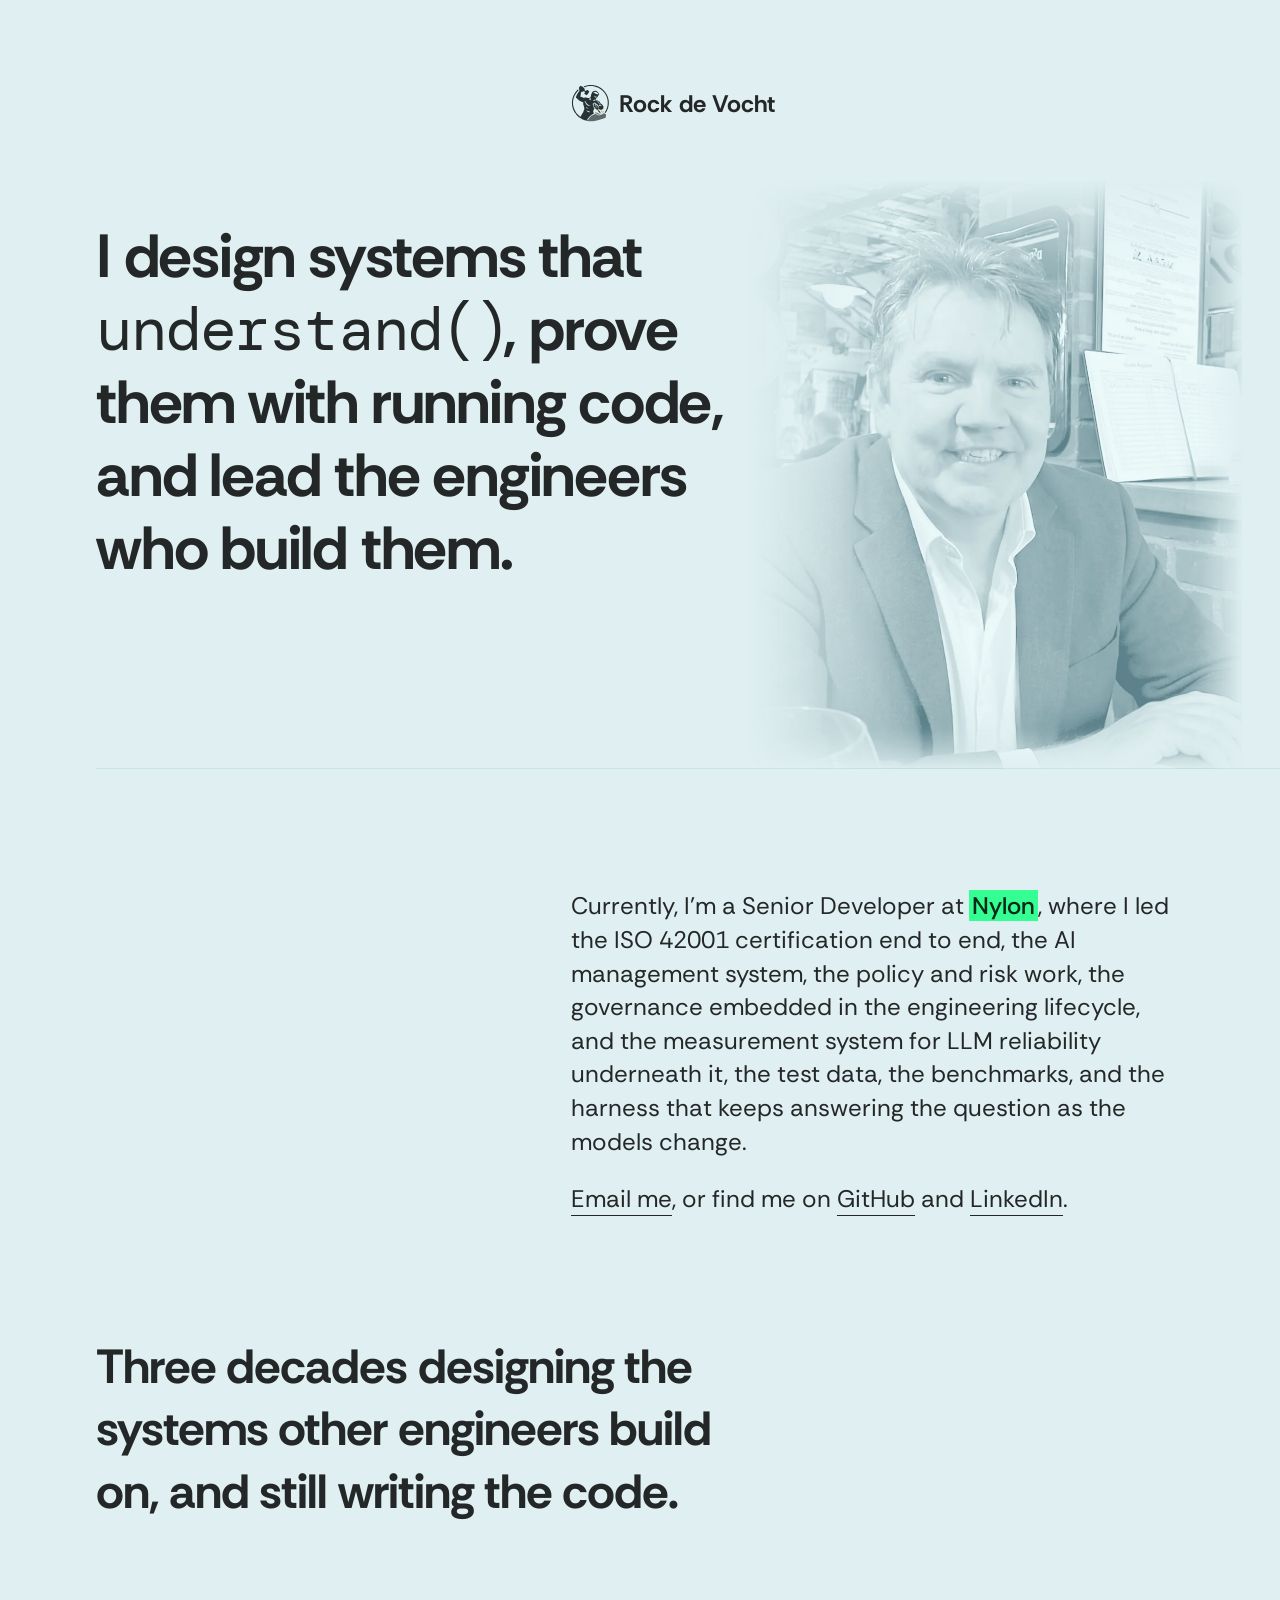
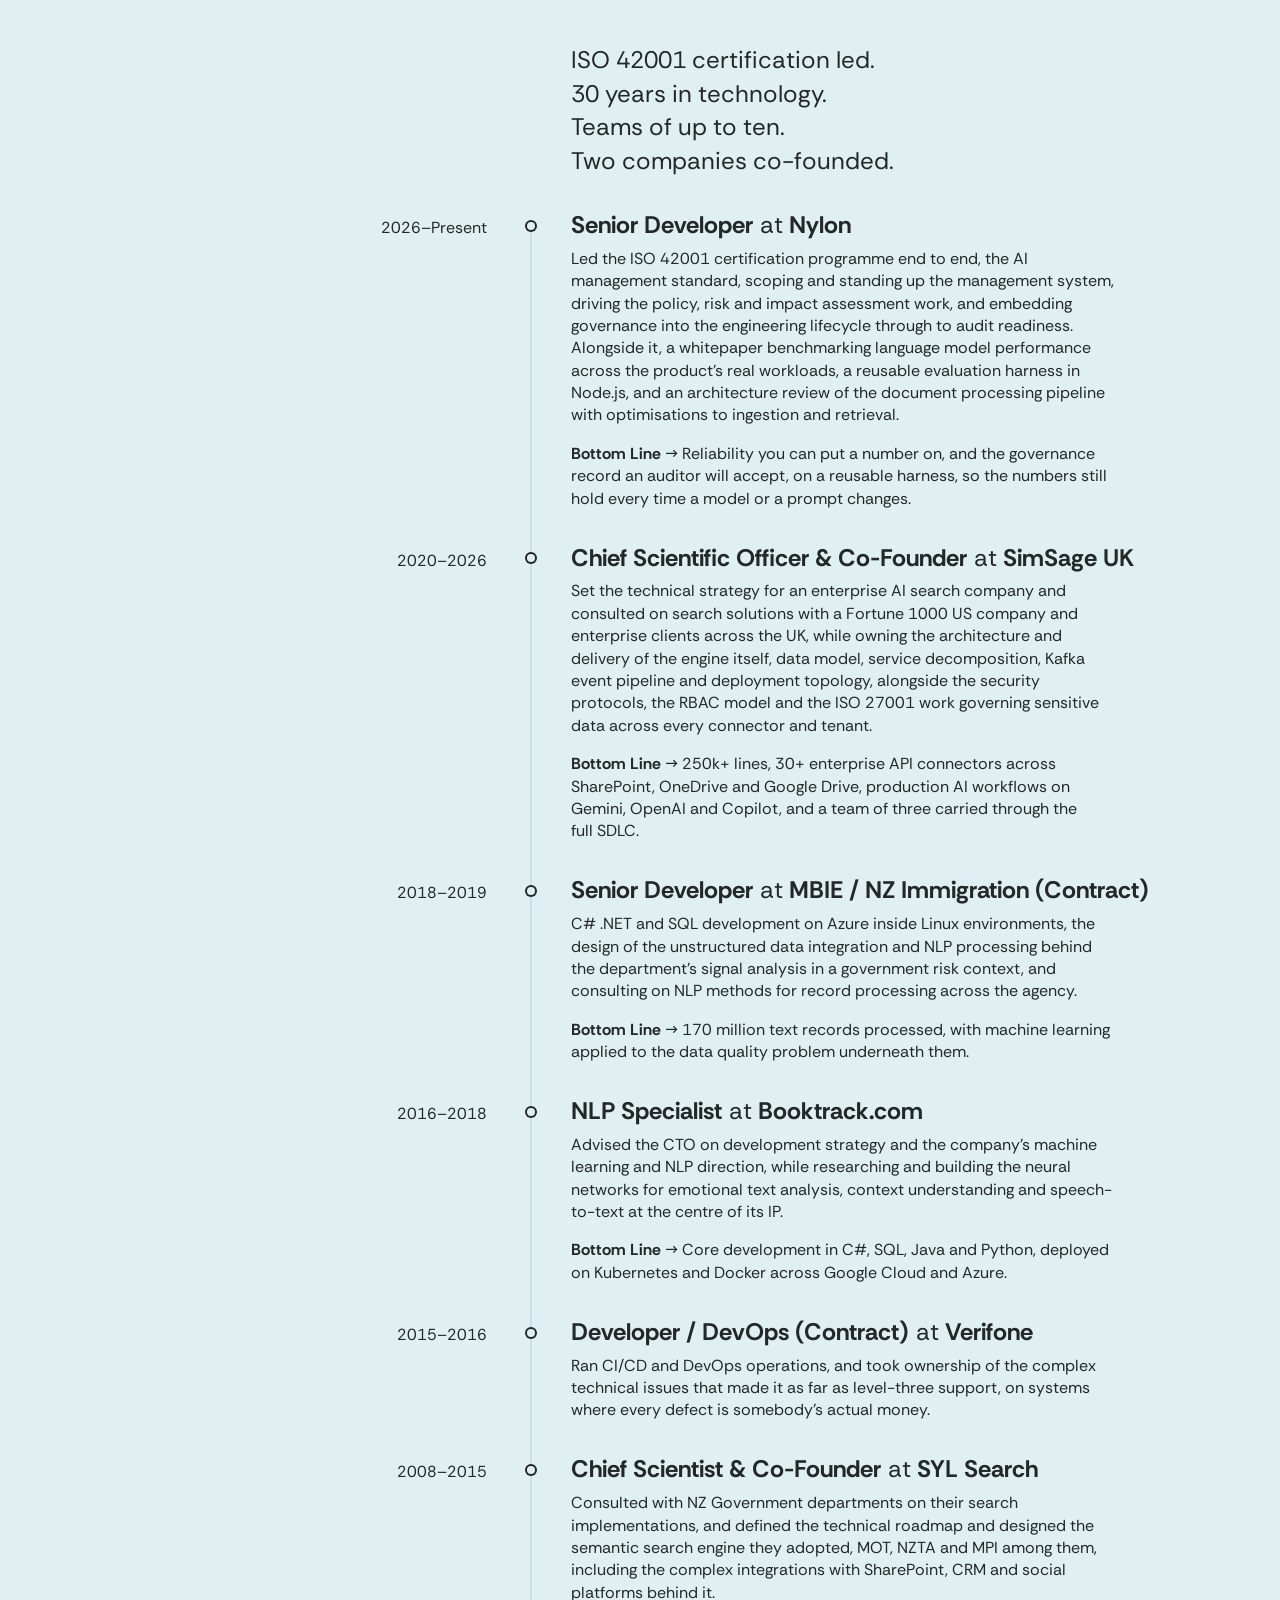
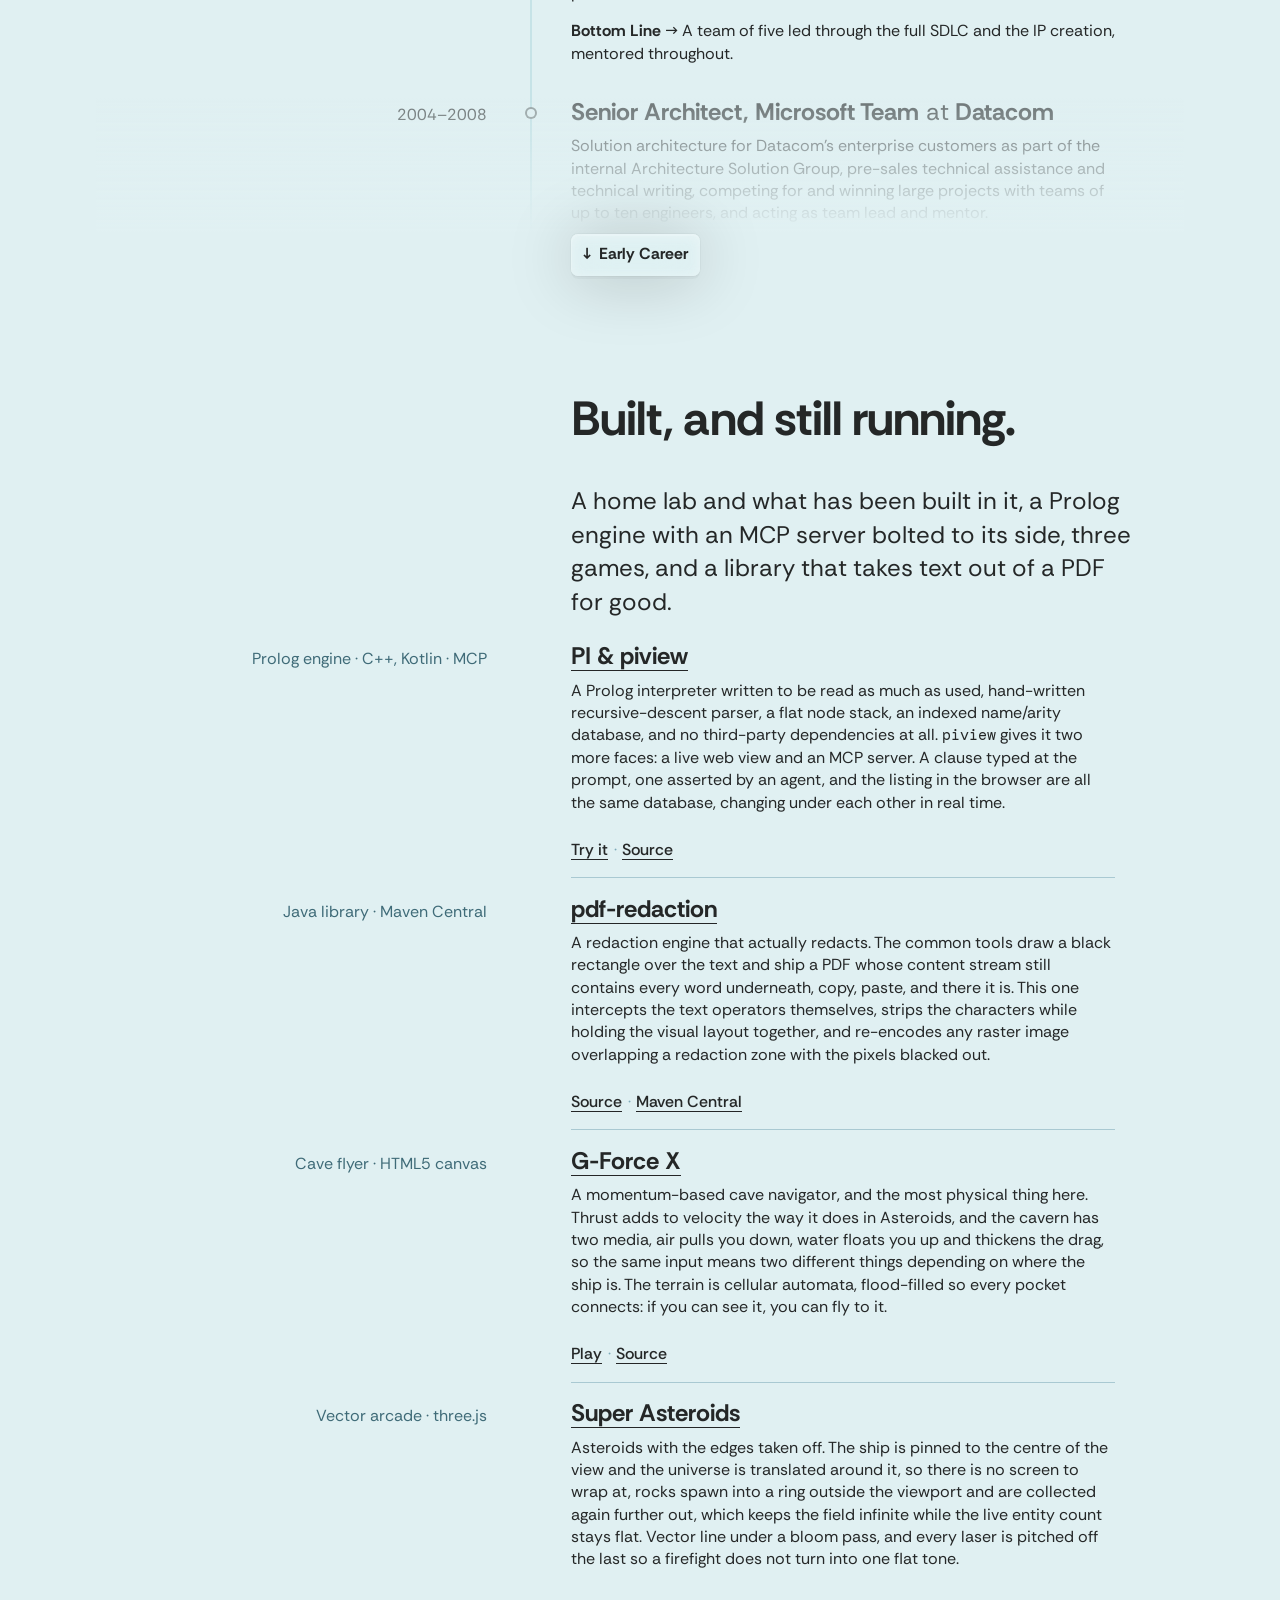
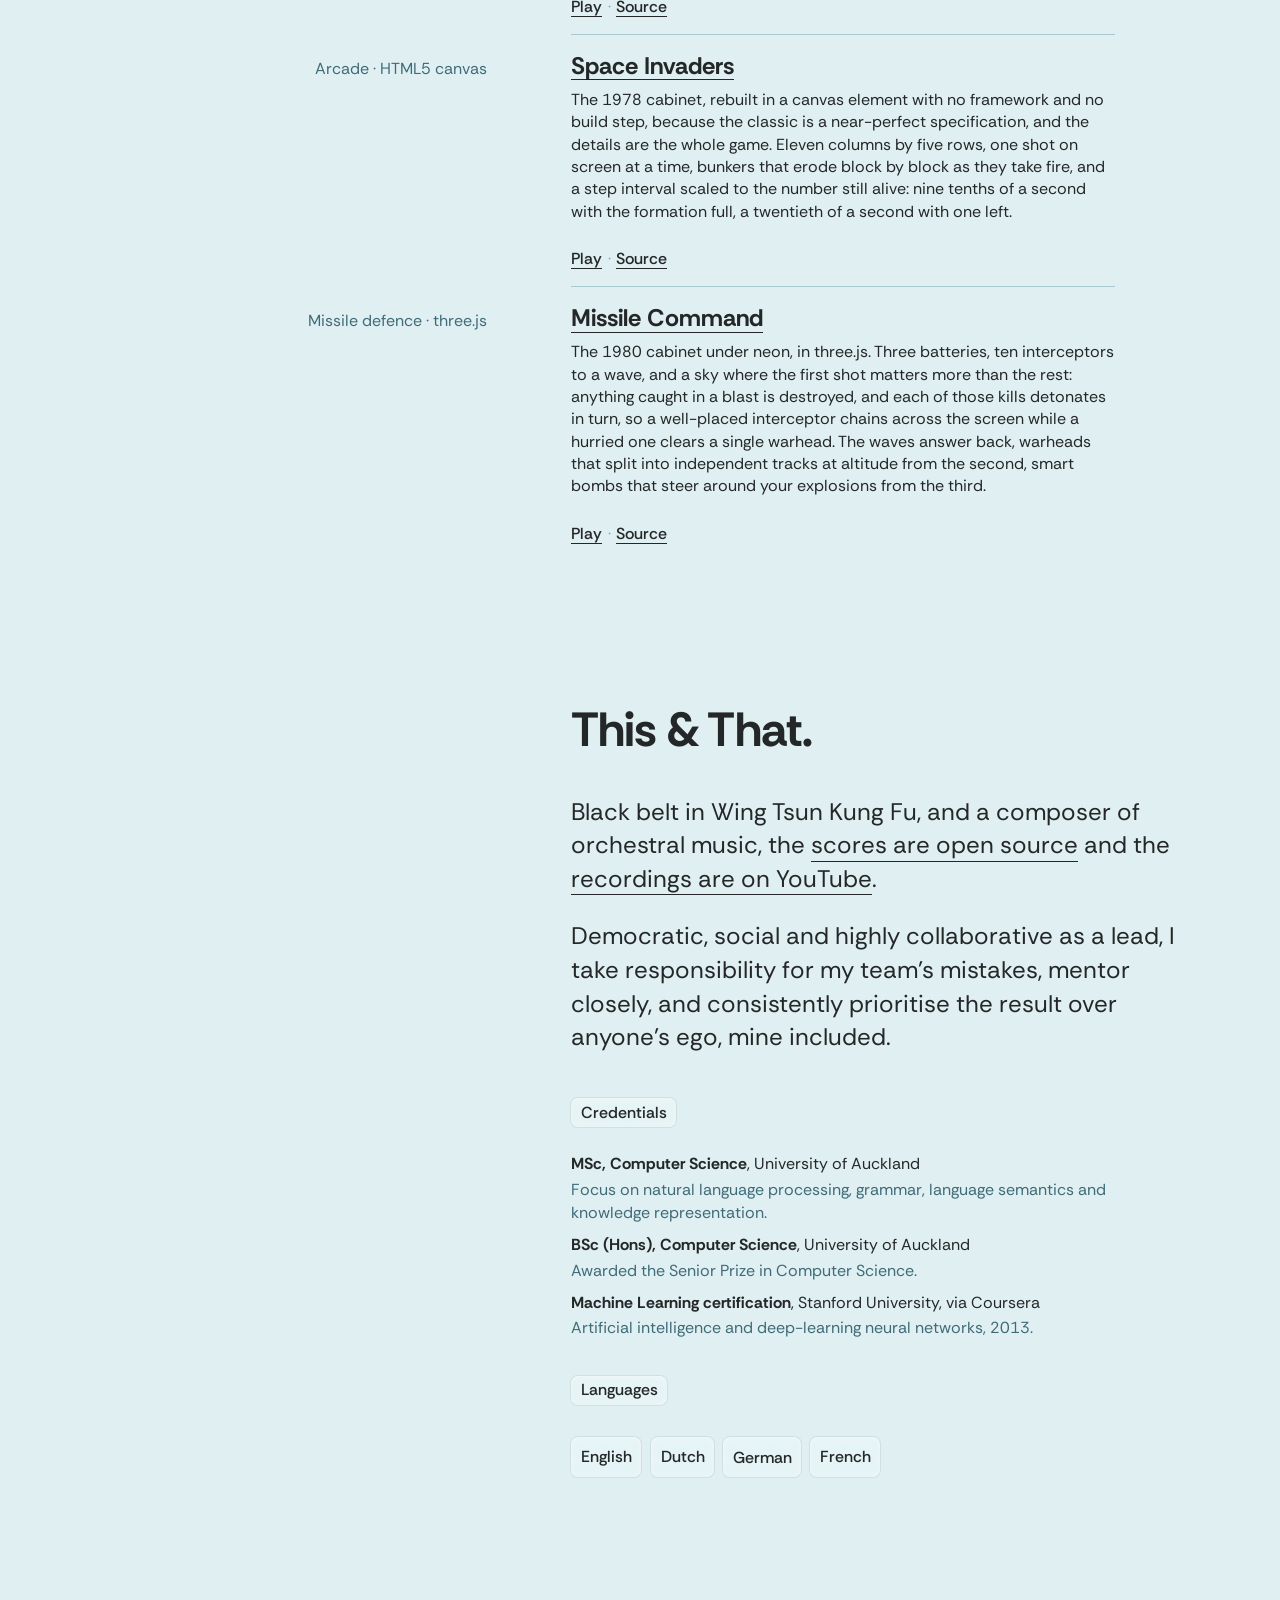
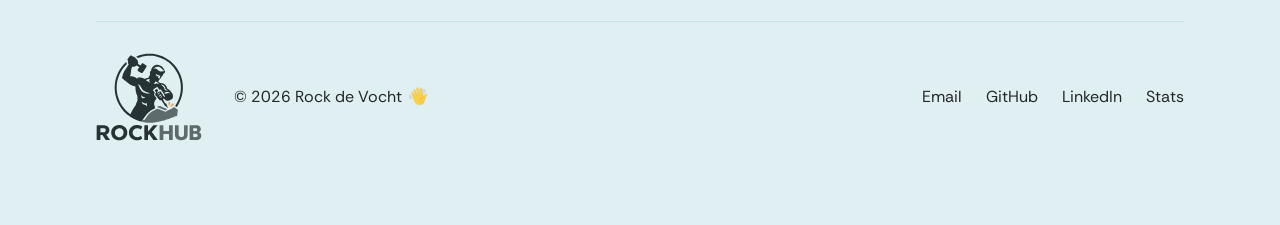
<file: index.html>
<!DOCTYPE html>
<html lang="en">
<head>
    <meta charset="utf-8" />
    <meta name="viewport" content="width=device-width, initial-scale=1, viewport-fit=cover" />
    <link rel="canonical" href="https://peter.nz/" />

    <title>Rock de Vocht &rarr; AI Consultant &amp; Solution Architect</title>
    <meta name="description" content="Rock de Vocht - AI and data consultant, solution architect and technical leader. Led the ISO 42001 certification and LLM benchmarking at Nylon, after 30 years designing big-data retrieval, semantic search and NLP systems." />
    <meta property="og:title" content="Rock de Vocht &rarr; AI Consultant &amp; Solution Architect" />
    <meta property="og:description" content="Rock de Vocht - AI and data consultant, solution architect and technical leader. Led the ISO 42001 certification and LLM benchmarking at Nylon, after 30 years designing big-data retrieval, semantic search and NLP systems." />
    <meta property="og:type" content="website" />
    <meta property="og:url" content="https://peter.nz/" />
    <meta property="og:image" content="https://peter.nz/rock.jpg" />

    <link rel="icon" href="/favicon.ico" sizes="any" />
    <link rel="icon" href="/assets/rockhub-mark.svg" type="image/svg+xml" />
    <link rel="apple-touch-icon" href="/apple-touch-icon.png" />
    <link rel="preconnect" href="https://fonts.googleapis.com" />
    <link rel="preconnect" href="https://fonts.gstatic.com" crossorigin />
    <link rel="stylesheet" href="https://fonts.googleapis.com/css2?family=DM+Mono:wght@400&family=Rethink+Sans:ital,wght@0,400..800;1,400..800&display=swap" />
    <link rel="stylesheet" href="assets/site.css" />
</head>

<body class="loading">

<header>
    <div class="wrap">
        <span class="me jelly noline push drift left" role="button"><img class="mark" src="assets/rockhub-mark.svg" alt="" width="528" height="528" />Rock <span class="crest">de Vocht</span></span>
    </div>
</header>

<section class="mast-contain">
    <div class="mast">
        <div class="wrap">
            <h1 class="drift right">I design systems that <code>understand</code>, prove<br/>them with running code,<br/>and lead the engineers<br/>who build&nbsp;them.</h1>
        </div>
    </div>
</section>

<main>
    <div class="wrap">

        <section class="push" data-section="intro">
            <p>Currently, I&rsquo;m a Senior Developer at <span class="brilliant">Nylon</span>, where I led the ISO&nbsp;42001 certification end to end, the AI management system, the policy and risk work, the governance embedded in the engineering lifecycle, and the measurement system for LLM reliability underneath it, the test data, the benchmarks, and the harness that keeps answering the question as the models change.</p>
            <p><a class="rgbsplit" href="mailto:&#112;&#101;&#116;&#101;&#114;&#64;&#112;&#101;&#116;&#101;&#114;&#46;&#99;&#111;&#46;&#110;&#122;">Email me</a>, or find me on <a class="rgbsplit" href="https://github.com/rock3125" target="_blank" rel="noopener">GitHub</a> and <span class="nobr"><a class="rgbsplit" href="https://www.linkedin.com/in/pmgdv/" target="_blank" rel="noopener">LinkedIn</a>.</span></p>
        </section>

        <section class="pull drift left onscroll" data-section="specialty">
            <h2>Three decades designing the systems other engineers build on, and still writing the code.</h2>
        </section>

        <section class="cv-timeline" data-section="cv">
            <p class="push cv-intro">ISO&nbsp;42001 certification led.<br />30 years in technology.<br />Teams of up to ten.<br />Two companies co-founded.</p>

            <label class="option-toggle">
                <span class="label">Simple</span>
                <div class="toggle">
                    <input type="checkbox" aria-label="Show detail for each role" />
                    <div class="switch"></div>
                </div>
                <span class="label">Detailed</span>
            </label>

            <ol class="cv">
                <li>
                    <div class="cv-wrap">
                        <div class="exp">
                            <div class="time"><abbr>26</abbr>&ndash;Present</div>
                            <div class="details">
                                <div class="role">
                                    <h3 class="title">Senior Developer</h3>
                                    <h3 class="company">Nylon</h3>
                                </div>
                            </div>
                        </div>
                        <div class="info">
                            <div class="info-wrap">
                                <p class="push">Led the ISO&nbsp;42001 certification programme end to end, the AI management standard, scoping and standing up the management system, driving the policy, risk and impact assessment work, and embedding governance into the engineering lifecycle through to audit readiness. Alongside it, a whitepaper benchmarking language model performance across the product&rsquo;s real workloads, a reusable evaluation harness in Node.js, and an architecture review of the document processing pipeline with optimisations to ingestion and retrieval.</p>
                                <p class="push"><strong class="highlight">Bottom Line</strong> <span class="arrow">&rarr;</span> Reliability you can put a number on, and the governance record an auditor will accept, on a reusable harness, so the numbers still hold every time a model or a prompt changes.</p>
                            </div>
                        </div>
                    </div>
                </li>

                <li>
                    <div class="cv-wrap">
                        <div class="exp">
                            <div class="time"><abbr>20</abbr>&ndash;<abbr>26</abbr></div>
                            <div class="details">
                                <div class="role">
                                    <h3 class="title">Chief Scientific Officer &amp; Co-Founder</h3>
                                    <h3 class="company">SimSage UK</h3>
                                </div>
                            </div>
                        </div>
                        <div class="info">
                            <div class="info-wrap">
                                <p class="push">Set the technical strategy for an enterprise AI search company and consulted on search solutions with a Fortune&nbsp;1000 US company and enterprise clients across the UK, while owning the architecture and delivery of the engine itself, data model, service decomposition, Kafka event pipeline and deployment topology, alongside the security protocols, the RBAC model and the ISO&nbsp;27001 work governing sensitive data across every connector and tenant.</p>
                                <p class="push"><strong class="highlight">Bottom Line</strong> <span class="arrow">&rarr;</span> 250k+ lines, 30+ enterprise API connectors across SharePoint, OneDrive and Google Drive, production AI workflows on Gemini, OpenAI and Copilot, and a team of three carried through the full SDLC.</p>
                            </div>
                        </div>
                    </div>
                </li>

                <li>
                    <div class="cv-wrap">
                        <div class="exp">
                            <div class="time"><abbr>18</abbr>&ndash;<abbr>19</abbr></div>
                            <div class="details">
                                <div class="role">
                                    <h3 class="title">Senior Developer</h3>
                                    <h3 class="company">MBIE&nbsp;/&nbsp;NZ Immigration (Contract)</h3>
                                </div>
                            </div>
                        </div>
                        <div class="info">
                            <div class="info-wrap">
                                <p class="push">C#&nbsp;.NET and SQL development on Azure inside Linux environments, the design of the unstructured data integration and NLP processing behind the department&rsquo;s signal analysis in a government risk context, and consulting on NLP methods for record processing across the agency.</p>
                                <p class="push"><strong class="highlight">Bottom Line</strong> <span class="arrow">&rarr;</span> 170 million text records processed, with machine learning applied to the data quality problem underneath them.</p>
                            </div>
                        </div>
                    </div>
                </li>

                <li>
                    <div class="cv-wrap">
                        <div class="exp">
                            <div class="time"><abbr>16</abbr>&ndash;<abbr>18</abbr></div>
                            <div class="details">
                                <div class="role">
                                    <h3 class="title">NLP Specialist</h3>
                                    <h3 class="company">Booktrack.com</h3>
                                </div>
                            </div>
                        </div>
                        <div class="info">
                            <div class="info-wrap">
                                <p class="push">Advised the CTO on development strategy and the company&rsquo;s machine learning and NLP direction, while researching and building the neural networks for emotional text analysis, context understanding and speech-to-text at the centre of its IP.</p>
                                <p class="push"><strong class="highlight">Bottom Line</strong> <span class="arrow">&rarr;</span> Core development in C#, SQL, Java and Python, deployed on Kubernetes and Docker across Google Cloud and Azure.</p>
                            </div>
                        </div>
                    </div>
                </li>

                <li>
                    <div class="cv-wrap">
                        <div class="exp">
                            <div class="time"><abbr>15</abbr>&ndash;<abbr>16</abbr></div>
                            <div class="details">
                                <div class="role">
                                    <h3 class="title">Developer / DevOps (Contract)</h3>
                                    <h3 class="company">Verifone</h3>
                                </div>
                            </div>
                        </div>
                        <div class="info">
                            <div class="info-wrap">
                                <p class="push">Ran CI/CD and DevOps operations, and took ownership of the complex technical issues that made it as far as level-three support, on systems where every defect is somebody&rsquo;s actual money.</p>
                            </div>
                        </div>
                    </div>
                </li>

                <li>
                    <div class="cv-wrap">
                        <div class="exp">
                            <div class="time"><abbr>08</abbr>&ndash;<abbr>15</abbr></div>
                            <div class="details">
                                <div class="role">
                                    <h3 class="title">Chief Scientist &amp; Co-Founder</h3>
                                    <h3 class="company">SYL Search</h3>
                                </div>
                            </div>
                        </div>
                        <div class="info">
                            <div class="info-wrap">
                                <p class="push">Consulted with NZ Government departments on their search implementations, and defined the technical roadmap and designed the semantic search engine they adopted, MOT, NZTA and MPI among them, including the complex integrations with SharePoint, CRM and social platforms behind it.</p>
                                <p class="push"><strong class="highlight">Bottom Line</strong> <span class="arrow">&rarr;</span> A team of five led through the full SDLC and the IP creation, mentored throughout.</p>
                            </div>
                        </div>
                    </div>
                </li>

                <li class="faded">
                    <div class="cv-wrap">
                        <div class="exp">
                            <div class="time"><abbr>04</abbr>&ndash;<abbr>08</abbr></div>
                            <div class="details">
                                <div class="role">
                                    <h3 class="title">Senior Architect, Microsoft Team</h3>
                                    <h3 class="company">Datacom</h3>
                                </div>
                            </div>
                        </div>
                        <div class="info">
                            <div class="info-wrap">
                                <p class="push">Solution architecture for Datacom&rsquo;s enterprise customers as part of the internal Architecture Solution Group, pre-sales technical assistance and technical writing, competing for and winning large projects with teams of up to ten engineers, and acting as team lead and mentor.</p>
                            </div>
                        </div>
                    </div>
                </li>

                <li>
                    <div class="cv-wrap">
                        <div class="exp">
                            <div class="time"><abbr class="_90s">95</abbr>&ndash;<abbr>04</abbr></div>
                            <div class="details">
                                <div class="role">
                                    <h3 class="title">Where it started</h3>
                                </div>
                            </div>
                        </div>
                        <div class="info">
                            <div class="info-wrap">
                                <ul class="earlier">
                                    <li>
                                        <div class="exp">
                                            <div class="time"><abbr>02</abbr>&ndash;<abbr>04</abbr></div>
                                            <div class="details"><span class="what">Video Games Developer</span> <span class="org">Takapuna, C++ on Xbox titles</span></div>
                                        </div>
                                    </li>
                                    <li>
                                        <div class="exp">
                                            <div class="time"><abbr class="_90s">98</abbr>&ndash;<abbr>02</abbr></div>
                                            <div class="details"><span class="what">Developer</span> <span class="org">Datacom Auckland, Visual Basic</span></div>
                                        </div>
                                    </li>
                                    <li>
                                        <div class="exp">
                                            <div class="time"><abbr class="_90s">97</abbr>&ndash;<abbr class="_90s">98</abbr></div>
                                            <div class="details"><span class="what">Developer</span> <span class="org">Terabyte Interactive, led the America&rsquo;s Cup Virtual Spectator team</span></div>
                                        </div>
                                    </li>
                                    <li>
                                        <div class="exp">
                                            <div class="time"><abbr class="_90s">96</abbr></div>
                                            <div class="details"><span class="what">Network System Administrator</span> <span class="org">University of Auckland, Windows NT, support for ~20,000 students</span></div>
                                        </div>
                                    </li>
                                    <li>
                                        <div class="exp">
                                            <div class="time"><abbr class="_90s">95</abbr>&ndash;<abbr class="_90s">96</abbr></div>
                                            <div class="details"><span class="what">Developer</span> <span class="org">UoA Language Laboratories, C and HyperCard</span></div>
                                        </div>
                                    </li>
                                </ul>
                            </div>
                        </div>
                    </div>
                </li>
            </ol>

            <p class="push">
                <span class="jelly noline more" role="button" tabindex="0"><span class="arrow">&darr;</span> <span class="state"></span></span>
            </p>
        </section>

        <section class="builds-wrap drift left onscroll" data-section="builds">
            <h2 class="push margin-sml">Built, and still running.</h2>
            <p class="push">A home lab and what has been built in it, a Prolog engine with an MCP server bolted to its side, three games, and a library that takes text out of a PDF for good.</p>

            <div class="builds">
                <div class="exp">
                    <div class="kind">Prolog engine &middot; C++, Kotlin &middot; MCP</div>
                    <div class="details">
                        <h3><a class="rgbsplit" href="https://github.com/rock3125/pi" target="_blank" rel="noopener">PI &amp; piview</a></h3>
                        <p>A Prolog interpreter written to be read as much as used, hand-written recursive-descent parser, a flat node stack, an indexed name/arity database, and no third-party dependencies at all. <em>piview</em> gives it two more faces: a live web view and an MCP server. A clause typed at the prompt, one asserted by an agent, and the listing in the browser are all the same database, changing under each other in real time.</p>
                        <p class="links"><a href="pi/" target="_blank" rel="noopener">Try it</a> <span class="sep">&middot;</span> <span class="peek" style="--shot: #869399"><a href="https://github.com/rock3125/pi" target="_blank" rel="noopener">Source</a><span class="shot" aria-hidden="true"><img src="assets/shots/pi.webp" alt="" width="436" height="230" loading="lazy" decoding="async" /></span></span></p>
                    </div>
                </div>
                <div class="exp">
                    <div class="kind">Java library &middot; Maven Central</div>
                    <div class="details">
                        <h3><a class="rgbsplit" href="https://github.com/rock3125/pdf-redaction" target="_blank" rel="noopener">pdf-redaction</a></h3>
                        <p>A redaction engine that actually redacts. The common tools draw a black rectangle over the text and ship a PDF whose content stream still contains every word underneath, copy, paste, and there it is. This one intercepts the text operators themselves, strips the characters while holding the visual layout together, and re-encodes any raster image overlapping a redaction zone with the pixels blacked out.</p>
                        <p class="links"><span class="peek" style="--shot: #677582"><a href="https://github.com/rock3125/pdf-redaction" target="_blank" rel="noopener">Source</a><span class="shot" aria-hidden="true"><img src="assets/shots/pdf.webp" alt="" width="480" height="177" loading="lazy" decoding="async" /></span></span> <span class="sep">&middot;</span> <a href="https://central.sonatype.com/artifact/nz.peter.pdfredaction/pdf-redaction" target="_blank" rel="noopener">Maven Central</a></p>
                    </div>
                </div>
                <div class="exp">
                    <div class="kind">Cave flyer &middot; HTML5 canvas</div>
                    <div class="details">
                        <h3><a class="rgbsplit" href="games/gforce/" target="_blank" rel="noopener">G-Force X</a></h3>
                        <p>A momentum-based cave navigator, and the most physical thing here. Thrust adds to velocity the way it does in Asteroids, and the cavern has two media, air pulls you down, water floats you up and thickens the drag, so the same input means two different things depending on where the ship is. The terrain is cellular automata, flood-filled so every pocket connects: if you can see it, you can fly to it.</p>
                        <p class="links"><a href="games/gforce/" target="_blank" rel="noopener">Play</a> <span class="sep">&middot;</span> <span class="peek" style="--shot: #11283f"><a href="https://github.com/rock3125/gforcex-js" target="_blank" rel="noopener">Source</a><span class="shot" aria-hidden="true"><img src="assets/shots/gforce.webp" alt="" width="439" height="230" loading="lazy" decoding="async" /></span></span></p>
                    </div>
                </div>
                <div class="exp">
                    <div class="kind">Vector arcade &middot; three.js</div>
                    <div class="details">
                        <h3><a class="rgbsplit" href="games/super-asteroids/" target="_blank" rel="noopener">Super Asteroids</a></h3>
                        <p>Asteroids with the edges taken off. The ship is pinned to the centre of the view and the universe is translated around it, so there is no screen to wrap at, rocks spawn into a ring outside the viewport and are collected again further out, which keeps the field infinite while the live entity count stays flat. Vector line under a bloom pass, and every laser is pitched off the last so a firefight does not turn into one flat tone.</p>
                        <p class="links"><a href="games/super-asteroids/" target="_blank" rel="noopener">Play</a> <span class="sep">&middot;</span> <span class="peek" style="--shot: #2d2638"><a href="https://github.com/rock3125/super-asteroids" target="_blank" rel="noopener">Source</a><span class="shot" aria-hidden="true"><img src="assets/shots/asteroids.webp" alt="" width="409" height="230" loading="lazy" decoding="async" /></span></span></p>
                    </div>
                </div>
                <div class="exp">
                    <div class="kind">Arcade &middot; HTML5 canvas</div>
                    <div class="details">
                        <h3><a class="rgbsplit" href="games/spaceinvaders/" target="_blank" rel="noopener">Space Invaders</a></h3>
                        <p>The 1978 cabinet, rebuilt in a canvas element with no framework and no build step, because the classic is a near-perfect specification, and the details are the whole game. Eleven columns by five rows, one shot on screen at a time, bunkers that erode block by block as they take fire, and a step interval scaled to the number still alive: nine tenths of a second with the formation full, a twentieth of a second with one left.</p>
                        <p class="links"><a href="games/spaceinvaders/" target="_blank" rel="noopener">Play</a> <span class="sep">&middot;</span> <span class="peek" style="--shot: #145c22"><a href="https://github.com/rock3125/spaceinvaders" target="_blank" rel="noopener">Source</a><span class="shot" aria-hidden="true"><img src="assets/shots/invaders.webp" alt="" width="195" height="230" loading="lazy" decoding="async" /></span></span></p>
                    </div>
                </div>
                <div class="exp">
                    <div class="kind">Missile defence &middot; three.js</div>
                    <div class="details">
                        <h3><a class="rgbsplit" href="games/missile-command/" target="_blank" rel="noopener">Missile Command</a></h3>
                        <p>The 1980 cabinet under neon, in three.js. Three batteries, ten interceptors to a wave, and a sky where the first shot matters more than the rest: anything caught in a blast is destroyed, and each of those kills detonates in turn, so a well-placed interceptor chains across the screen while a hurried one clears a single warhead. The waves answer back, warheads that split into independent tracks at altitude from the second, smart bombs that steer around your explosions from the third.</p>
                        <p class="links"><a href="games/missile-command/" target="_blank" rel="noopener">Play</a> <span class="sep">&middot;</span> <span class="peek" style="--shot: #564e44"><a href="https://github.com/rock3125/missile-command" target="_blank" rel="noopener">Source</a><span class="shot" aria-hidden="true"><img src="assets/shots/missile.webp" alt="" width="409" height="230" loading="lazy" decoding="async" /></span></span></p>
                    </div>
                </div>
            </div>

        </section>

        <section class="push drift left onscroll" data-section="more">
            <h2 class="margin-sml">This &amp; That.</h2>
            <p>Black belt in Wing Tsun Kung Fu, and a composer of orchestral music, the <a class="rgbsplit" href="https://github.com/rock3125/compositions" target="_blank" rel="noopener">scores are open source</a> and the <span class="nobr"><a class="rgbsplit" href="https://www.youtube.com/@peterd3125" target="_blank" rel="noopener">recordings are on YouTube</a>.</span></p>
            <p>Democratic, social and highly collaborative as a lead, I take responsibility for my team&rsquo;s mistakes, mentor closely, and consistently prioritise the result over anyone&rsquo;s ego, mine included.</p>

            <div class="notecard">
                <p><strong class="tag">Credentials</strong></p>
                <ul class="stack list">
                    <li>
                        <span class="lede">MSc, Computer Science</span>, University of Auckland
                        <span class="sub">Focus on natural language processing, grammar, language semantics and knowledge representation.</span>
                    </li>
                    <li>
                        <span class="lede">BSc (Hons), Computer Science</span>, University of Auckland
                        <span class="sub">Awarded the Senior Prize in Computer Science.</span>
                    </li>
                    <li>
                        <span class="lede">Machine Learning certification</span>, Stanford University, via Coursera
                        <span class="sub">Artificial intelligence and deep-learning neural networks, 2013.</span>
                    </li>
                </ul>

                <p><strong class="tag">Languages</strong></p>
                <p class="tag-row">
                    <span class="tag">English</span>
                    <span class="tag">Dutch</span>
                    <span class="tag">German</span>
                    <span class="tag">French</span>
                </p>
            </div>

        </section>

    </div>
</main>

<footer>
    <div class="wrap">
        <a class="logo to-top noline" href="#"><img src="assets/rockhub.svg" alt="RockHub, back to top" width="776" height="644" loading="lazy" /></a>
        <p>&copy; <span class="year">2026</span> Rock de Vocht <span class="hello">&#128075;</span></p>
        <ul>
            <li><a class="rgbsplit noline" href="mailto:&#112;&#101;&#116;&#101;&#114;&#64;&#112;&#101;&#116;&#101;&#114;&#46;&#99;&#111;&#46;&#110;&#122;">Email</a></li>
            <li><a class="rgbsplit noline" href="https://github.com/rock3125" target="_blank" rel="noopener">GitHub</a></li>
            <li><a class="rgbsplit noline" href="https://www.linkedin.com/in/pmgdv/" target="_blank" rel="noopener">LinkedIn</a></li>
            <li><a class="rgbsplit noline" href="https://peternz.goatcounter.com/" target="_blank" rel="noopener">Stats</a></li>
        </ul>
    </div>
</footer>

<script src="assets/site.js" type="module"></script>

<!-- GoatCounter analytics: privacy-friendly, cookieless, no consent banner needed.
     Dashboard: https://peternz.goatcounter.com/ (localhost visits are ignored automatically). -->
<script data-goatcounter="https://peternz.goatcounter.com/count"
        async src="//gc.zgo.at/count.js"></script>
</body>
</html>
</file>
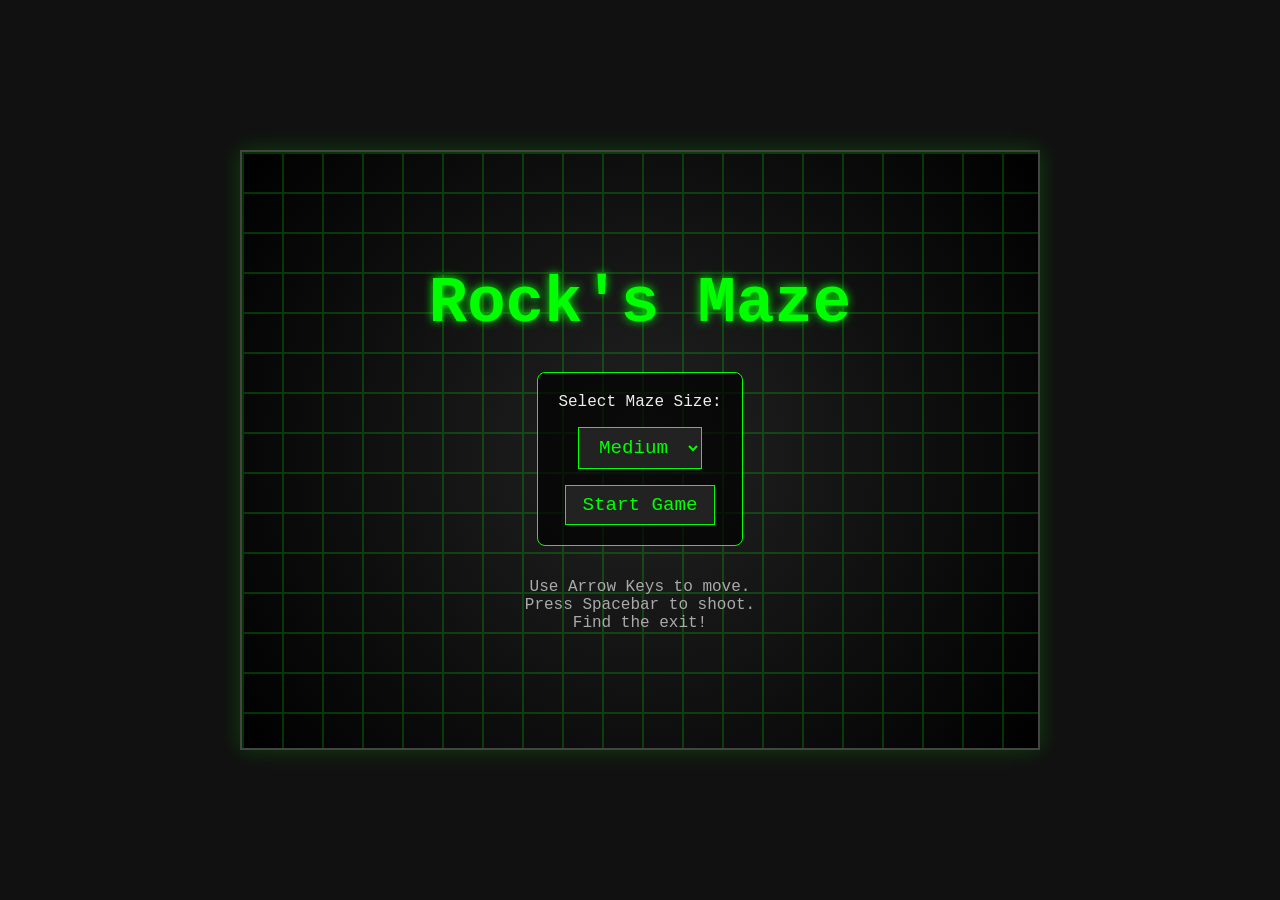
<file: maze-runner/index.html>
<!DOCTYPE html>
<html lang="en">
<head>
    <meta charset="UTF-8">
    <meta name="viewport" content="width=device-width, initial-scale=1.0">
    <title>Rock's Maze</title>
    <link rel="stylesheet" href="css/style.css">
</head>
<body>
    <div id="app">
        <!-- Intro Screen -->
        <div id="intro-screen" class="screen active">
            <div class="background-maze"></div>
            <h1>Rock's Maze</h1>
            <div class="controls">
                <label for="maze-size">Select Maze Size:</label>
                <select id="maze-size">
                    <option value="small">Small</option>
                    <option value="medium" selected>Medium</option>
                    <option value="large">Large</option>
                </select>
                <button id="start-btn">Start Game</button>
            </div>
            <div class="instructions">
                <p>Use Arrow Keys to move.</p>
                <p>Press Spacebar to shoot.</p>
                <p>Find the exit!</p>
            </div>
        </div>

        <!-- Game Screen -->
        <div id="game-screen" class="screen">
            <div id="game-ui">
                <span id="level-display">Level: 1</span>
            </div>
            <canvas id="game-canvas"></canvas>
        </div>

        <!-- Result Screen -->
        <div id="result-screen" class="screen">
            <h1 id="result-title">Game Over</h1>
            <p id="result-message">You died.</p>
            <button id="continue-btn">Next Level</button>
            <button id="restart-btn">Back to Main Menu</button>
        </div>
    </div>

    <!-- Scripts -->
    <script type="module" src="js/main.js"></script>
</body>
</html>
</file>
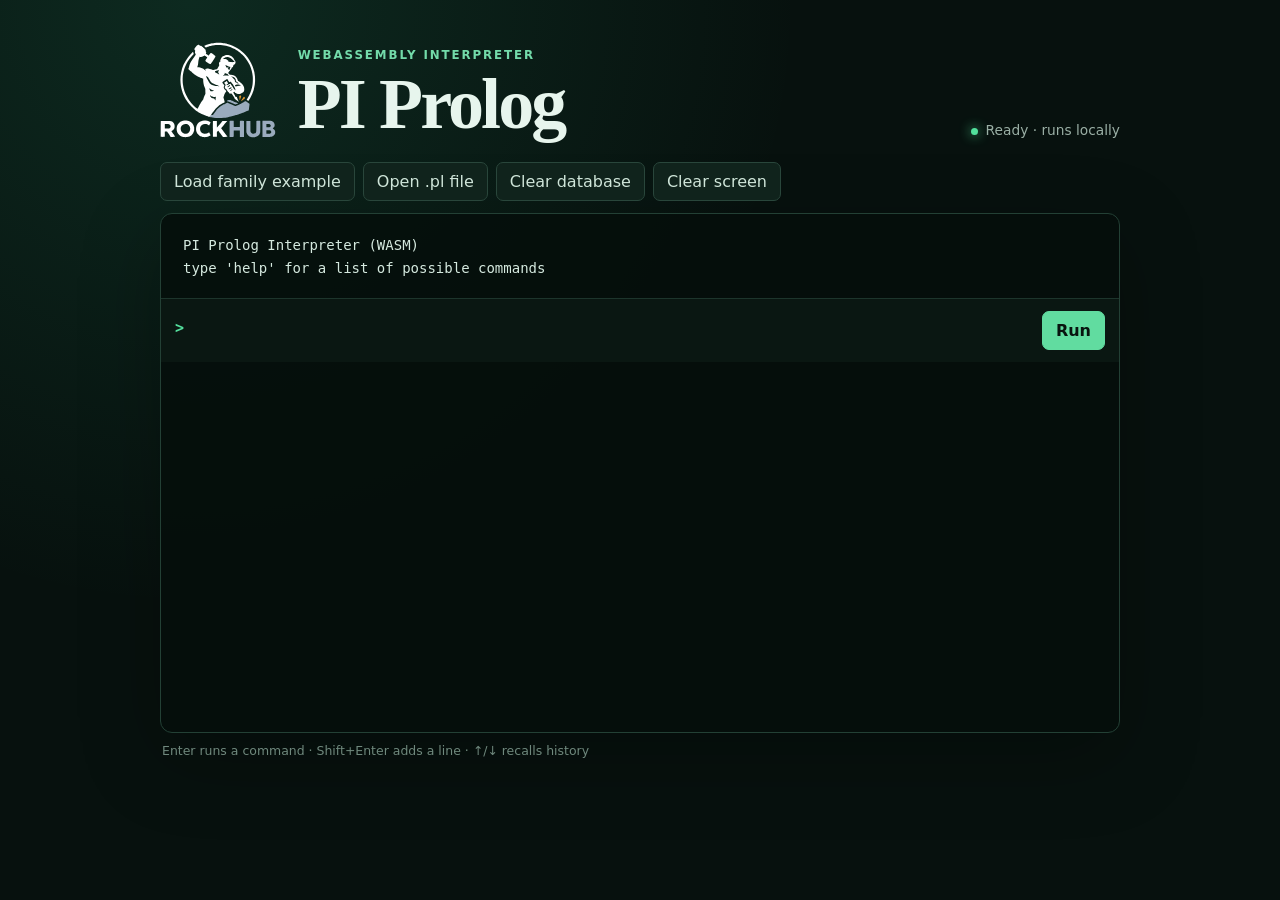
<file: pi/index.html>
<!doctype html>
<html lang="en">
<head>
  <meta charset="utf-8">
  <meta name="viewport" content="width=device-width, initial-scale=1">
  <title>PI Prolog — WebAssembly REPL</title>
  <meta name="description" content="The PI Prolog interpreter running locally in your browser with WebAssembly.">
  <link rel="icon" href="/favicon.ico" sizes="any">
  <link rel="icon" href="/assets/rockhub-mark.svg" type="image/svg+xml">
  <link rel="stylesheet" href="styles.css">
</head>
<body>
  <main class="shell">
    <header>
      <div class="brand">
        <a class="logo" href="/"><img src="/assets/rockhub-light.svg" alt="RockHub, back to peter.nz" width="776" height="644"></a>
        <div>
          <p class="eyebrow">WebAssembly interpreter</p>
          <h1>PI Prolog</h1>
        </div>
      </div>
      <span id="status" class="status">Loading engine…</span>
    </header>

    <section class="toolbar" aria-label="REPL controls">
      <button id="example" type="button" disabled>Load family example</button>
      <button id="upload" type="button" disabled>Open .pl file</button>
      <button id="clear" type="button" disabled>Clear database</button>
      <button id="clear-screen" type="button">Clear screen</button>
      <input id="file" type="file" accept=".pl,text/plain" hidden>
    </section>

    <section id="terminal" class="terminal" aria-label="Prolog terminal" aria-live="polite">
      <div id="output" class="output"></div>
      <form id="repl" class="prompt-row" autocomplete="off">
        <label for="command">&gt;</label>
        <textarea id="command" rows="1" spellcheck="false" aria-label="Prolog command" disabled></textarea>
        <button type="submit" disabled>Run</button>
      </form>
    </section>

    <p class="hint">Enter runs a command · Shift+Enter adds a line · ↑/↓ recalls history</p>
  </main>

  <script src="pi.js"></script>
  <script src="app.js"></script>
</body>
</html>
</file>
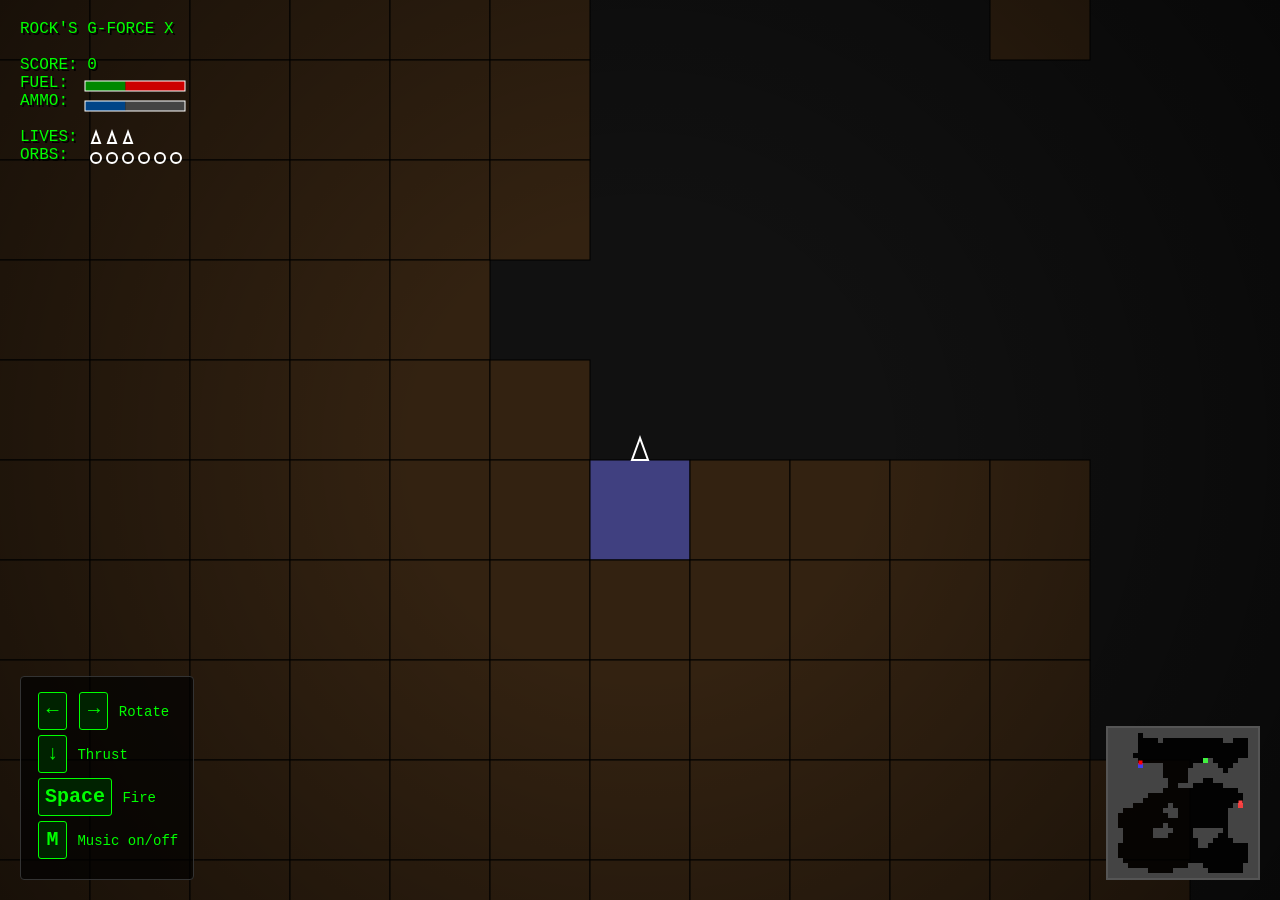
<file: games/gforce/index.html>
<!DOCTYPE html>
<html lang="en">
<head>
    <title>G-Force X</title>
    <script type="text/javascript" src="cookie.js"></script>
    <script type="text/javascript" src="const.js"></script>
    <script type="text/javascript" src="sound.js"></script>
    <script type="text/javascript" src="orb.js"></script>
    <script type="text/javascript" src="map.js"></script>
    <script type="text/javascript" src="ship.js"></script>
    <script type="text/javascript" src="turret.js"></script>
    <script type="text/javascript" src="nav.js"></script>
    <script type="text/javascript" src="enemy.js"></script>
    <link rel="stylesheet" href="main.css">
</head>
<body>
<div id="gameOver">GAME OVER</div>
<div id="nextLevel">NEXT LEVEL</div>
<div id="allOrbs">ALL ORBS COLLECTED!</div>
<div class="hud">
    ROCK'S G-FORCE X<br/><br/>
    SCORE: <span id="score">0</span><br/>
    FUEL:<br/>
    AMMO:<br/><br/>
    LIVES:<br/>
    ORBS:<br/>
</div>
<div class="controls-legend">
    <div class="control-item"><span class="key">&#8592;</span> <span class="key">&#8594;</span> Rotate</div>
    <div class="control-item"><span class="key">&#8595;</span> Thrust</div>
    <div class="control-item"><span class="key">Space</span> Fire</div>
    <div class="control-item"><span class="key">M</span> <span id="music"> Music on/off</span></div>
    <div id="restart" class="control-item" style="display: none;"><span class="key">R</span> Restart</div>
</div>

<div id="mobileControls" style="display: none; position: absolute; bottom: 20px; left: 0; width: 100%; height: 150px; pointer-events: none; z-index: 1000;">
    <div id="joystickZone" style="position: absolute; bottom: 0; left: 20px; width: 120px; height: 120px; background: rgba(255,255,255,0.1); border-radius: 50%; pointer-events: auto; touch-action: none; user-select: none; -webkit-user-select: none; border: 2px solid rgba(255,255,255,0.3);">
        <div id="joystickKnob" style="position: absolute; top: 40px; left: 40px; width: 40px; height: 40px; background: rgba(255,255,255,0.5); border-radius: 50%;"></div>
    </div>
    <div id="fireButton" style="position: absolute; bottom: 20px; right: 20px; width: 80px; height: 80px; background: rgba(255,0,0,0.3); border-radius: 50%; pointer-events: auto; display: flex; justify-content: center; align-items: center; color: white; font-weight: bold; font-family: sans-serif; touch-action: none; user-select: none; -webkit-user-select: none; border: 2px solid rgba(255,0,0,0.5);">FIRE</div>
</div>

<canvas id="gameCanvas"></canvas>
<canvas id="minimap" width="150" height="150"></canvas>

<script>
    const canvas = document.getElementById('gameCanvas');
    const ctx = canvas.getContext('2d');
    const mCanvas = document.getElementById('minimap');
    const mCtx = mCanvas.getContext('2d');
    const score_ctrl = document.getElementById('score');

    // keyboard map (key: string -> boolean)
    let keys = {};
    let gameOver = false;
    const ship = new Ship();     // you, the player
    const enemy = new Enemy();   // the AI opponent, flying out of its own base
    const player = new Player(); // audio player

    // set up a map with initial turrets and orbs
    let num_turrets = 4;
    let num_orbs = 6;
    let map = new Map(num_turrets, num_orbs);

    /**
     * restart a game - reset lives, score and screen status
     */
    function restart() {
        gameOver = false;
        keys = {};

        // the order of these calls statements is important
        let success = false; // re-create the world until it is right
        while (!success) {
            map.generateWorld();
            // both the player and the enemy need somewhere to launch from
            success = ship.reset(map) && enemy.reset(map, ship);
            map.placeTurrets(ship)
            map.placeOrbs(ship)
        }

        ship.lives = 3
        ship.score = 0
        document.getElementById('gameOver').style.display = 'none'
        document.getElementById('restart').style.display = 'none'
        document.getElementById('nextLevel').style.display = 'none'
        document.getElementById('allOrbs').style.display = 'none'
    }

    /**
     * you lose / crash / ran out of fuel
     * @param player the sound player
     */
    function triggerGameOver(player) {
        if (gameOver) return;
        gameOver = true;

        // Launch the particles at the ship's current location
        ship.createExplosion();
        if (player) player.play_explosion();
        ship.lives -= 1

        setTimeout(() => {
            gameOver = ship.lives <= 0;
            if (!gameOver) {
                ship.reset(map);
                enemy.reset(map, ship); // send the enemy home too, off the respawn point
            }
        }, 1500);
    }

    /**
     * move to the next level
     */
    function triggerNextLevel() {
        document.getElementById('nextLevel').style.display = 'block'
        if (map.collected_all_orbs()) {
            document.getElementById('allOrbs').style.display = 'block'
        }
        setTimeout(() => {
            // reset the level, and carry across our score to the next level
            let old_score = ship.score;
            // add score for reaching the next level
            if (map.collected_all_orbs()) {
                old_score += NEXT_LEVEL_SCORE_FULL;
            } else {
                old_score += NEXT_LEVEL_SCORE;
            }
            const old_lives = ship.lives + 1;       // 1 extra live

            // create the next level
            num_turrets += 2; // two more turrets
            if (num_turrets > 10) {
                num_turrets = 10;
            }
            num_orbs += 2;    // and two more orbs
            if (num_orbs > 10) {
                num_orbs = 10;
            }
            map = new Map(num_turrets, num_orbs);

            restart();

            // keep score and lives as set above
            ship.score = old_score;
            ship.lives = old_lives;

        }, 2500);
    }

    /**
     * Game main update loop (all logic)
     */
    function update() {
        ship.update(map, keys, player);
        map.update(ship, player);
        enemy.update(map, ship, player);
        player.sound_check_keys(keys);
        if (gameOver && ship.lives <= 0) {
            document.getElementById('gameOver').style.display = 'block'
            document.getElementById('restart').style.display = 'block'
            if (keys['KeyR']) {
                restart()
            }
        }
    }

    /**
     * Game main draw loop (all drawing / graphics)
     */
    function draw() {
        map.draw(ctx, mCtx, ship, enemy);
        // set the player's score as a number inside HTML
        score_ctrl.innerText = ship.score.toLocaleString()
    }

    // real time carried over between logic steps, and the timestamp of the last frame
    let step_backlog = 0;
    let last_frame_time = 0;

    /**
     * the main loop running
     *
     * The physics is per-frame, so how often we call update() is exactly how fast the
     * game plays.  Rather than tie that to the monitor, we bank up the real time that
     * has passed and spend it in fixed LOGIC_STEP_MS steps - so the game runs at the
     * same speed on a 60hz laptop and a 144hz monitor, and GAME_SPEED alone decides how
     * frantic it is.  Left over time stays in the backlog for next frame, so the average
     * rate comes out exact instead of being rounded to whole display frames.
     *
     * @param now the timestamp requestAnimationFrame hands us, in milliseconds
     */
    function loop(now) {
        // The frequency of calls to the callback function will generally match the display refresh rate.
        // The most common refresh rate is 60hz, (60 cycles/frames per second), though 75hz, 120hz, and 144hz
        // are also widely used. requestAnimationFrame() calls are paused in most browsers when running in
        // background tabs in order to improve performance and battery life.
        requestAnimationFrame(loop);

        // the very first frame has nothing to measure from
        if (last_frame_time === 0) {
            last_frame_time = now;
            return;
        }

        // how much real time to account for, capped so that coming back to a backgrounded
        // tab doesn't fast-forward the game through a hundred steps at once
        let elapsed = now - last_frame_time;
        last_frame_time = now;
        if (elapsed > MAX_FRAME_MS) elapsed = MAX_FRAME_MS;

        step_backlog += elapsed;
        let stepped = false;
        while (step_backlog >= LOGIC_STEP_MS) {
            step_backlog -= LOGIC_STEP_MS;
            update();
            stepped = true;
        }

        // only worth redrawing if something actually moved
        if (stepped) draw();
    }

    // set up keyboard processing
    window.addEventListener('keydown', e => keys[e.code] = true);
    window.addEventListener('keyup', e => keys[e.code] = false);

    // set up screen resize logic
    window.addEventListener('resize', () => {
        canvas.width = window.innerWidth; canvas.height = window.innerHeight;
    });
    canvas.width = window.innerWidth; canvas.height = window.innerHeight;

    // music cookie (just in case it wasn't yet set)
    set_cookie("title_music", player.music_on ? "on" : "off", 7);

    // --- Mobile Controls Logic ---
    const isTouchDevice = 'ontouchstart' in window || navigator.maxTouchPoints > 0;
    if (isTouchDevice) {
        document.getElementById('mobileControls').style.display = 'block';
        document.querySelector('.controls-legend').style.display = 'none';

        const joystickZone = document.getElementById('joystickZone');
        const joystickKnob = document.getElementById('joystickKnob');
        const fireButton = document.getElementById('fireButton');

        // Joystick state
        let joyTouchId = null;
        let joyCenterX = 0;
        let joyCenterY = 0;
        const maxRadius = 40;

        joystickZone.addEventListener('touchstart', (e) => {
            e.preventDefault();
            if (joyTouchId === null) {
                const touch = e.changedTouches[0];
                joyTouchId = touch.identifier;
                const rect = joystickZone.getBoundingClientRect();
                joyCenterX = rect.left + rect.width / 2;
                joyCenterY = rect.top + rect.height / 2;
                updateJoystick(touch.clientX, touch.clientY);
            }
        }, { passive: false });

        joystickZone.addEventListener('touchmove', (e) => {
            e.preventDefault();
            for (let i = 0; i < e.changedTouches.length; i++) {
                const touch = e.changedTouches[i];
                if (touch.identifier === joyTouchId) {
                    updateJoystick(touch.clientX, touch.clientY);
                    break;
                }
            }
        }, { passive: false });

        const resetJoystick = () => {
            joyTouchId = null;
            joystickKnob.style.transform = `translate(0px, 0px)`;
            keys['ArrowLeft'] = false;
            keys['ArrowRight'] = false;
            keys['ArrowDown'] = false;
        };

        joystickZone.addEventListener('touchend', (e) => {
            e.preventDefault();
            for (let i = 0; i < e.changedTouches.length; i++) {
                if (e.changedTouches[i].identifier === joyTouchId) {
                    resetJoystick();
                    break;
                }
            }
        }, { passive: false });

        joystickZone.addEventListener('touchcancel', resetJoystick);

        function updateJoystick(clientX, clientY) {
            let dx = clientX - joyCenterX;
            let dy = clientY - joyCenterY;
            const distance = Math.sqrt(dx * dx + dy * dy);
            
            if (distance > maxRadius) {
                dx = (dx / distance) * maxRadius;
                dy = (dy / distance) * maxRadius;
            }
            
            joystickKnob.style.transform = `translate(${dx}px, ${dy}px)`;

            // Update keys based on joystick position
            // Threshold for activation: 25px (increased from 15px to make it less sensitive)
            keys['ArrowLeft'] = dx < -25;
            keys['ArrowRight'] = dx > 25;
            // Map either UP or DOWN to thrust since it's an asteroid style game
            keys['ArrowDown'] = dy < -25 || dy > 25;
        }

        // Fire Button Logic
        fireButton.addEventListener('touchstart', (e) => {
            e.preventDefault();
            keys['Space'] = true;
            fireButton.style.background = 'rgba(255,0,0,0.6)';
        }, { passive: false });

        const resetFire = (e) => {
            if (e) e.preventDefault();
            keys['Space'] = false;
            fireButton.style.background = 'rgba(255,0,0,0.3)';
        };

        fireButton.addEventListener('touchend', resetFire, { passive: false });
        fireButton.addEventListener('touchcancel', resetFire, { passive: false });
        
        // Also add restart support by tapping the screen if game over
        canvas.addEventListener('touchstart', (e) => {
            if (gameOver && ship.lives <= 0) {
                keys['KeyR'] = true;
                setTimeout(() => keys['KeyR'] = false, 100);
            }
        }, { passive: false });
    }
    // --- End Mobile Controls Logic ---

    // restart (first start) game logic
    restart();
    // loop forever - let requestAnimationFrame supply the first timestamp
    requestAnimationFrame(loop);
</script>

</body>
</html>
</file>
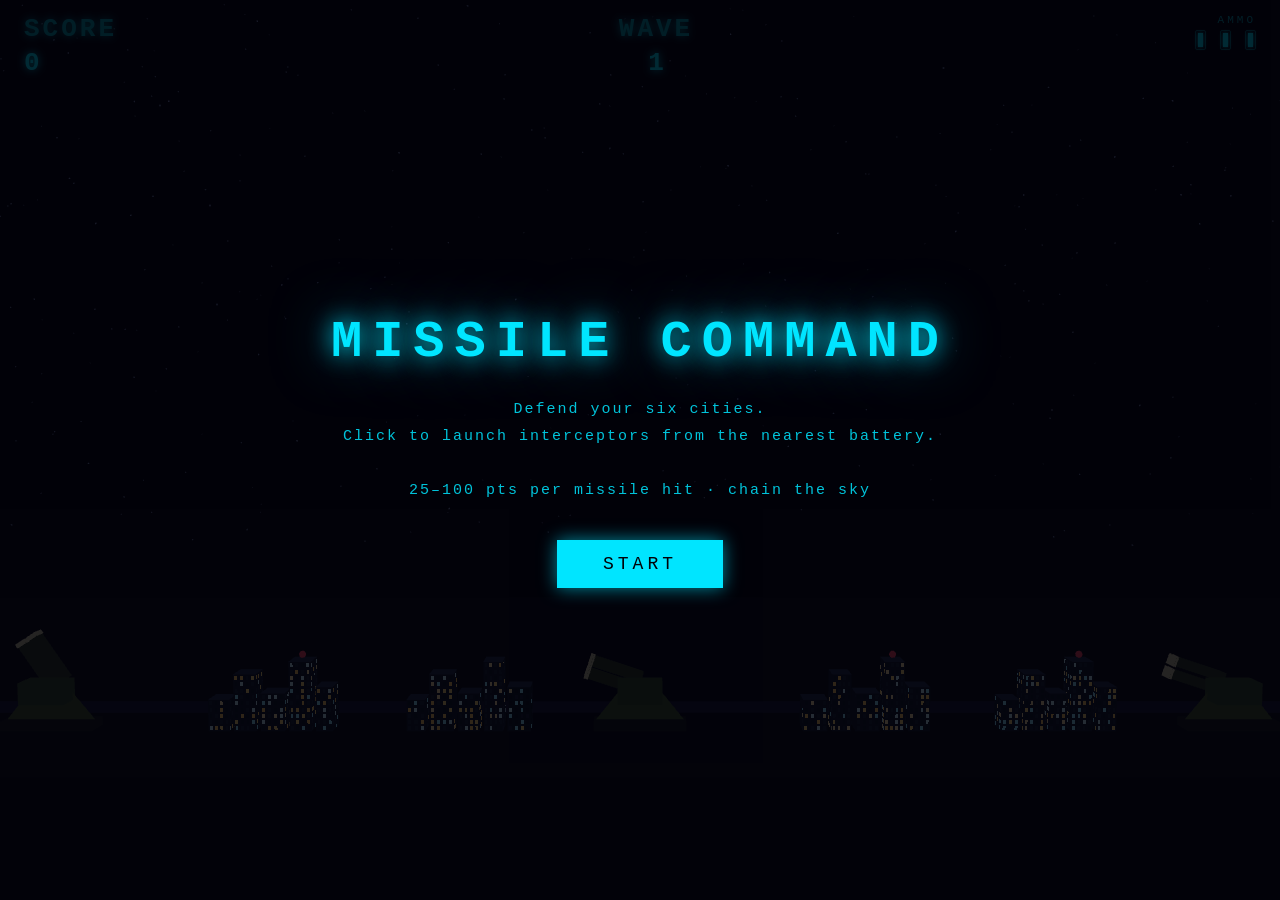
<file: games/missile-command/index.html>
<!DOCTYPE html>
<html lang="en">
<head>
  <meta charset="UTF-8" />
  <meta name="viewport" content="width=device-width, initial-scale=1.0" />
  <title>Missile Command</title>
  <link rel="stylesheet" href="style.css" />
  <script type="importmap">
    {
      "imports": {
        "three": "./three.module.js"
      }
    }
  </script>
</head>
<body>
  <div id="flash"></div>

  <div id="hud">
    <div id="score-panel">
      <span class="label">SCORE</span>
      <span id="score">0</span>
    </div>
    <div id="wave-panel">
      <span class="label">WAVE</span>
      <span id="wave">1</span>
    </div>
    <div id="ammo-panel">
      <span class="label">AMMO</span>
      <div id="battery-ammo">
        <div class="battery" id="batt-0"><span></span></div>
        <div class="battery" id="batt-1"><span></span></div>
        <div class="battery" id="batt-2"><span></span></div>
      </div>
    </div>
  </div>

  <div id="overlay" class="visible">
    <div id="overlay-box">
      <h1 id="overlay-title">MISSILE COMMAND</h1>
      <p id="overlay-text">Defend your six cities.<br>Click to launch interceptors from the nearest battery.</p>
      <button id="overlay-btn">START</button>
    </div>
  </div>

  <div id="wave-banner"></div>

  <script type="module" src="main.js"></script>
</body>
</html>
</file>
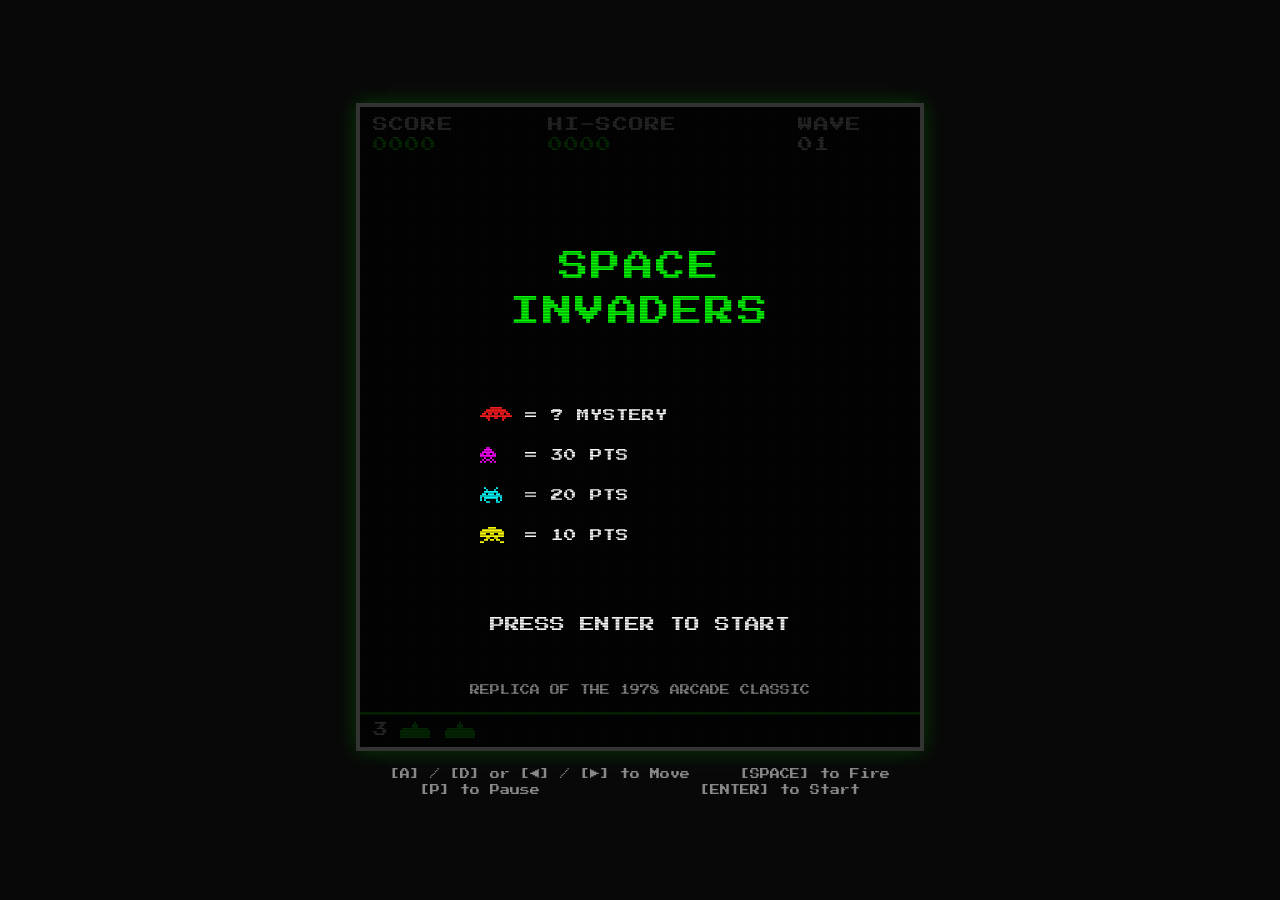
<file: games/spaceinvaders/index.html>
<!DOCTYPE html>
<html lang="en">
<head>
  <meta charset="UTF-8">
  <meta name="viewport" content="width=device-width, initial-scale=1.0, maximum-scale=1.0, user-scalable=no">
  <title>Retro Space Invaders (SVG)</title>
  <!-- Google Font for classic arcade typography -->
  <link rel="preconnect" href="https://fonts.googleapis.com">
  <link rel="preconnect" href="https://fonts.gstatic.com" crossorigin>
  <link href="https://fonts.googleapis.com/css2?family=Press+Start+2P&display=swap" rel="stylesheet">
  <style>
    body {
      margin: 0;
      padding: 0;
      background-color: #080808;
      color: #ffffff;
      font-family: 'Press Start 2P', monospace;
      display: flex;
      flex-direction: column;
      align-items: center;
      justify-content: center;
      min-height: 100vh;
      overflow: hidden;
      touch-action: none;
    }

    #game-container {
      position: relative;
      width: 95vw;
      max-width: 560px; /* 224 scaled up by 2.5 */
      aspect-ratio: 224 / 256;
      border: 4px solid #333;
      box-shadow: 0 0 20px rgba(0, 255, 0, 0.2);
    }

    svg {
      width: 100%;
      height: 100%;
      background-color: #000000;
      display: block;
      image-rendering: pixelated;
      image-rendering: crisp-edges;
    }

    /* Simple retro CRT scanline effect overlay */
    #crt-overlay {
      position: absolute;
      top: 0;
      left: 0;
      width: 100%;
      height: 100%;
      background: linear-gradient(
        rgba(18, 16, 16, 0) 50%, 
        rgba(0, 0, 0, 0.25) 50%
      ), linear-gradient(
        90deg,
        rgba(255, 0, 0, 0.06),
        rgba(0, 255, 0, 0.02),
        rgba(0, 0, 255, 0.06)
      );
      background-size: 100% 3px, 3px 100%;
      pointer-events: none;
      z-index: 10;
    }

    #instructions {
      margin-top: 15px;
      font-size: 10px;
      color: #888;
      text-align: center;
      line-height: 1.6;
    }

    .key {
      background: #222;
      border: 1px solid #555;
      padding: 2px 6px;
      border-radius: 3px;
      color: #eee;
    }

    .flash {
      animation: pulse 1s infinite steps(2, start);
    }

    @keyframes pulse {
      0%, 49% { opacity: 0; }
      50%, 100% { opacity: 1; }
    }

    #mobile-controls {
      display: none;
      position: fixed;
      bottom: 20px;
      left: 0;
      width: 100%;
      height: 120px;
      justify-content: space-between;
      padding: 0 20px;
      box-sizing: border-box;
      pointer-events: none;
      z-index: 20;
    }

    #mobile-controls button, #joystick {
      background: rgba(50, 50, 50, 0.6);
      color: #eee;
      border: 2px solid #555;
      font-size: 16px;
      border-radius: 50%;
      touch-action: none;
      user-select: none;
      pointer-events: auto;
      display: flex;
      align-items: center;
      justify-content: center;
      width: 100px;
      height: 100px;
    }

    #joystick {
      text-align: center;
    }

    @media (pointer: coarse) {
      #mobile-controls {
        display: flex;
      }
    }
  </style>
</head>
<body>

  <div id="game-container">
    <div id="crt-overlay"></div>
    <svg id="game-viewport" viewBox="0 0 224 256">
      <!-- SVG Defs for reuse if needed -->
      <defs>
        <!-- Horizontal red/green overlay like the original arcade cabin -->
        <linearGradient id="cabin-gradient" x1="0" y1="0" x2="0" y2="1">
          <stop offset="0%" stop-color="#ff1a1a" />
          <stop offset="70%" stop-color="#ffffff" />
          <stop offset="85%" stop-color="#00ff00" />
          <stop offset="100%" stop-color="#00ff00" />
        </linearGradient>
      </defs>

      <!-- Main groups for layering -->
      <g id="ui-layer"></g>
      <g id="bunker-layer"></g>
      <g id="entity-layer"></g>
      <g id="overlay-layer"></g>
    </svg>
  </div>

  <div id="mobile-controls">
    <div id="joystick">◀ &nbsp;&nbsp;&nbsp; ▶</div>
    <button id="btn-fire">FIRE</button>
  </div>

  <div id="instructions">
    [A] / [D] or [◀] / [▶] to Move &nbsp;&nbsp;&nbsp; [SPACE] to Fire<br>
    [P] to Pause &nbsp;&nbsp;&nbsp;&nbsp;&nbsp;&nbsp;&nbsp;&nbsp;&nbsp;&nbsp;&nbsp;&nbsp;&nbsp;&nbsp; [ENTER] to Start
  </div>

  <script src="game.js"></script>
</body>
</html>
</file>
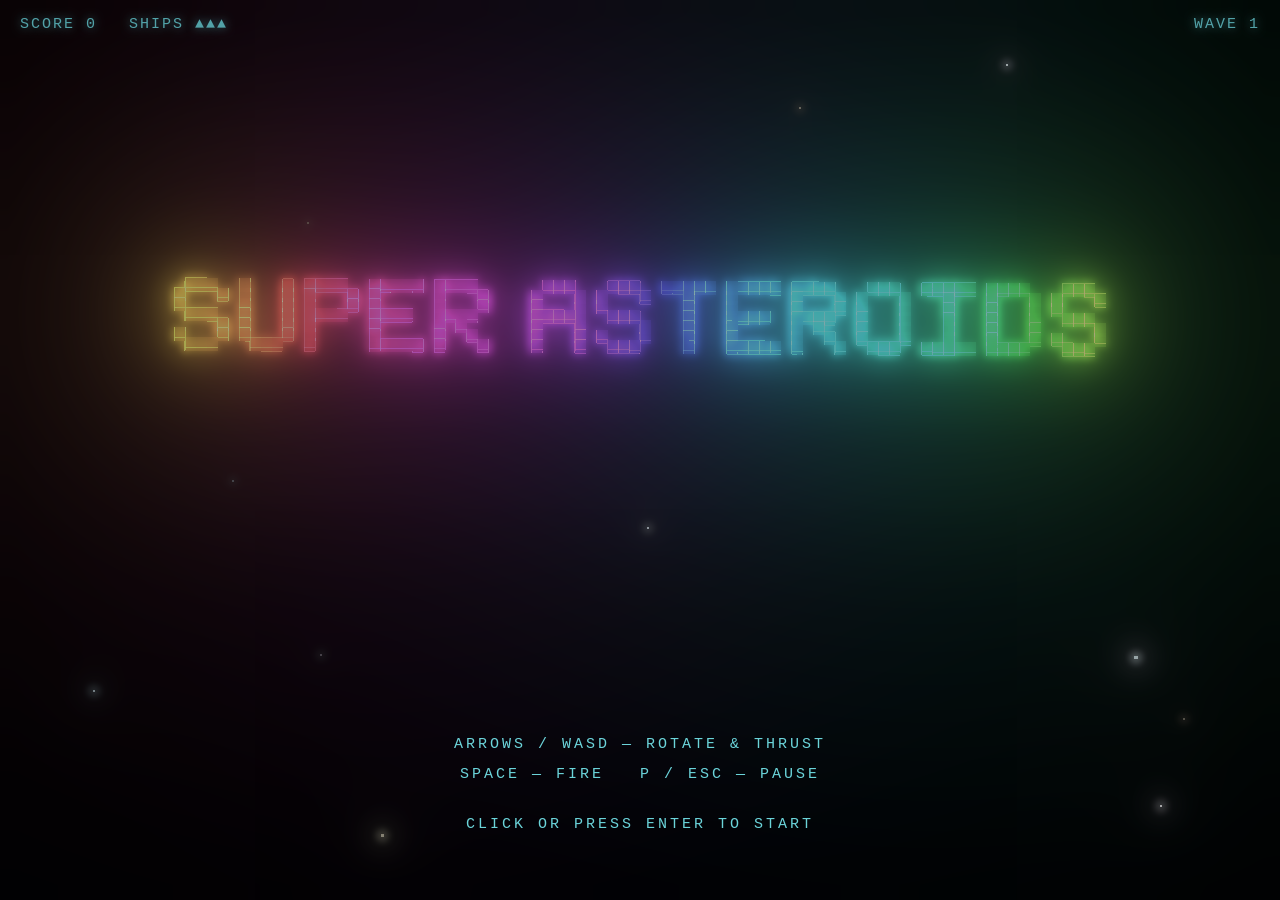
<file: games/super-asteroids/index.html>
<!doctype html>
<html lang="en">
<head>
<meta charset="utf-8" />
<meta name="viewport" content="width=device-width, initial-scale=1" />
<title>SUPER ASTEROIDS</title>
<style>
  html, body { margin: 0; height: 100%; background: #000; overflow: hidden; }
  body { font-family: "Courier New", monospace; color: #7ef9ff; user-select: none; }
  canvas { display: block; }
  #hud { position: fixed; top: 16px; left: 20px; right: 20px; display: flex; gap: 32px; font-size: 15px; letter-spacing: 2px; text-shadow: 0 0 10px rgba(126,249,255,.7); pointer-events: none; }
  #hud span:last-child { margin-left: auto; }
  #overlay, #gameover, #paused { position: fixed; inset: 0; display: flex; flex-direction: column; align-items: center; justify-content: center; gap: 20px; text-align: center; background: rgba(0,1,8,.55); }
  #overlay { background: rgba(0,1,8,.35); justify-content: flex-end; padding-bottom: 60px; }
  #overlay h1, #gameover h1 { font-size: 42px; letter-spacing: 12px; margin: 0; text-shadow: 0 0 24px rgba(126,249,255,.8); }
  #overlay p { margin: 0; font-size: 15px; letter-spacing: 3px; line-height: 2; opacity: .85; }
  #gameover h1 { color: #ff5c8a; text-shadow: 0 0 24px rgba(255,92,138,.8); }
  #paused { background: rgba(0,1,8,.4); font-size: 30px; letter-spacing: 10px; }
  .blink { animation: blink 1.3s infinite; }
  @keyframes blink { 0%, 100% { opacity: 1; } 50% { opacity: .25; } }
</style>
  <script type="module" crossorigin src="./assets/index-DMJw4bDV.js"></script>
</head>
<body>
  <div id="hud">
    <span id="score">SCORE 0</span>
    <span id="lives">SHIPS ▲▲▲</span>
    <span id="power" style="display:none"></span>
    <span id="level">WAVE 1</span>
  </div>
  <div id="overlay">
    <p>ARROWS / WASD &mdash; ROTATE &amp; THRUST<br/>SPACE &mdash; FIRE&nbsp;&nbsp;&nbsp;P / ESC &mdash; PAUSE</p>
    <p class="blink">CLICK OR PRESS ENTER TO START</p>
  </div>
  <div id="gameover" style="display:none">
    <h1>GAME OVER</h1>
    <p id="final">FINAL SCORE 0</p>
    <p class="blink">PRESS ENTER TO RESTART</p>
  </div>
  <div id="paused" style="display:none">PAUSED</div>
</body>
</html>
</file>
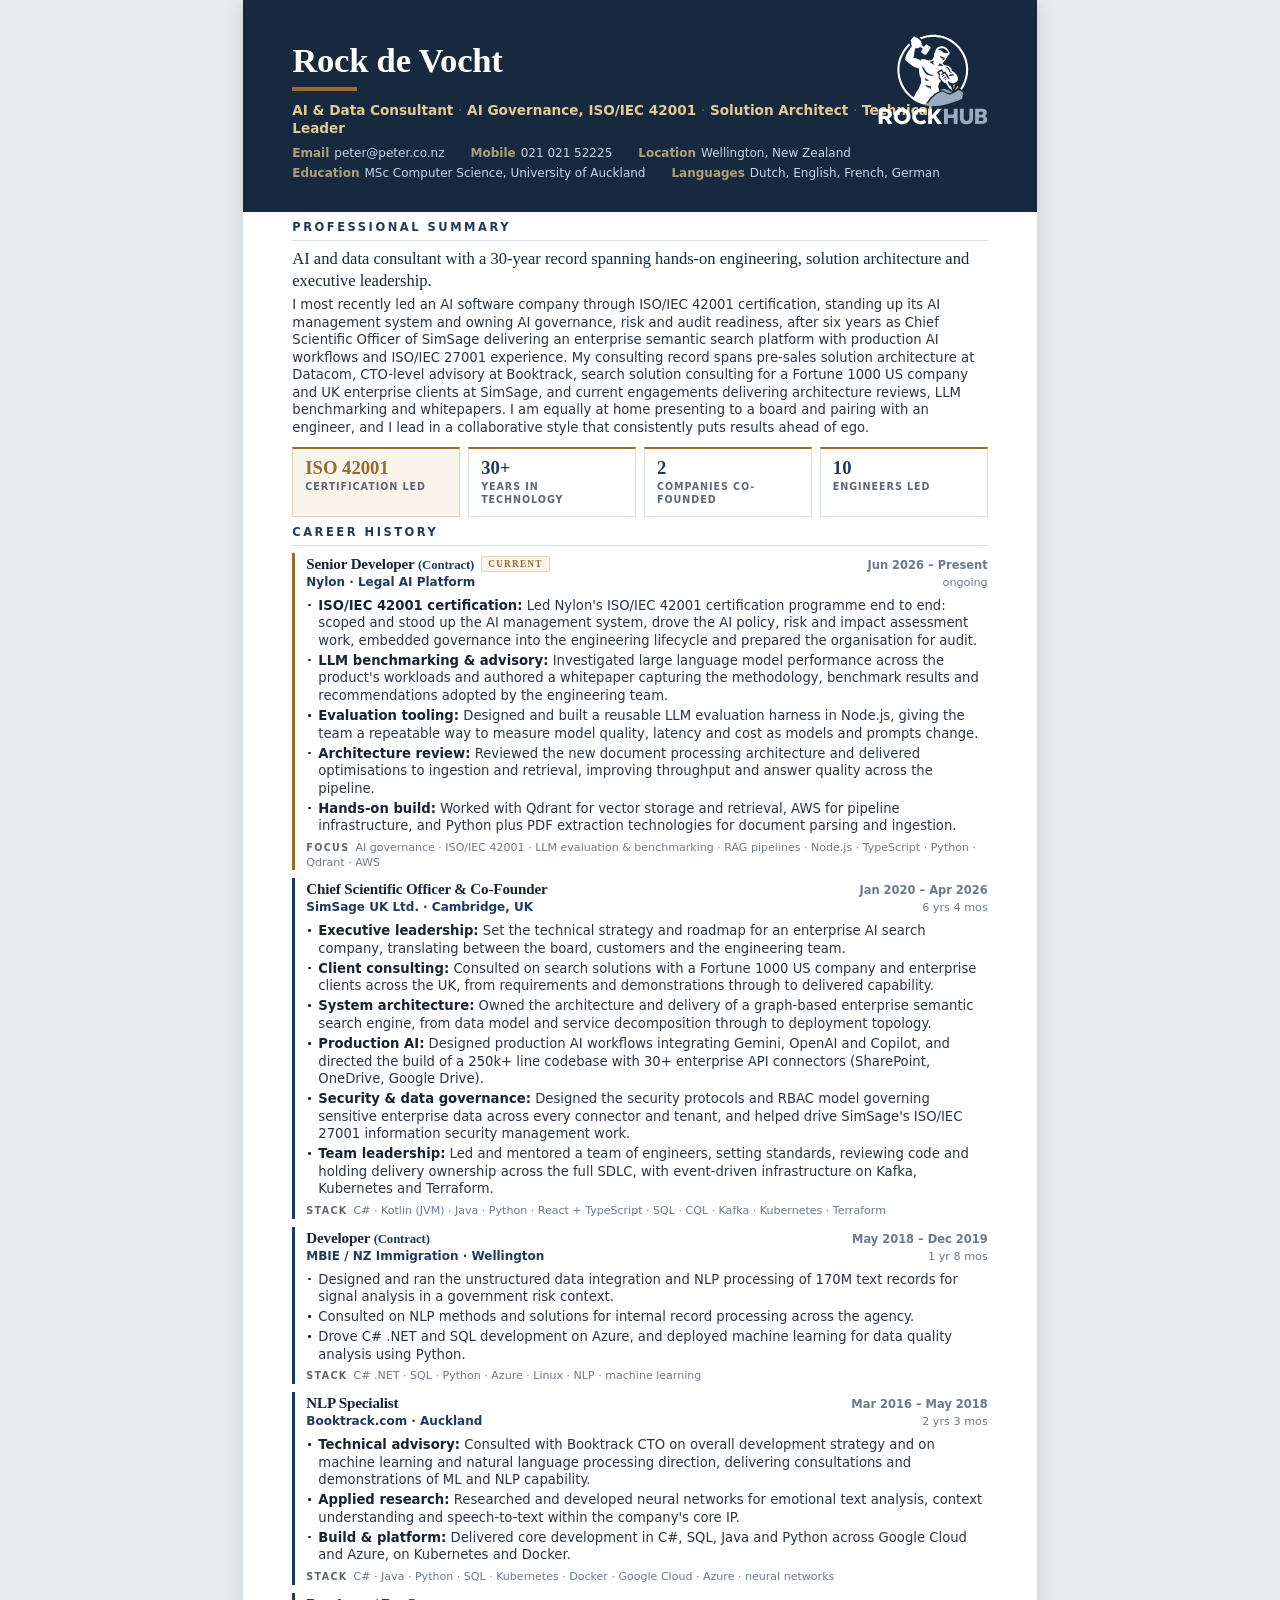
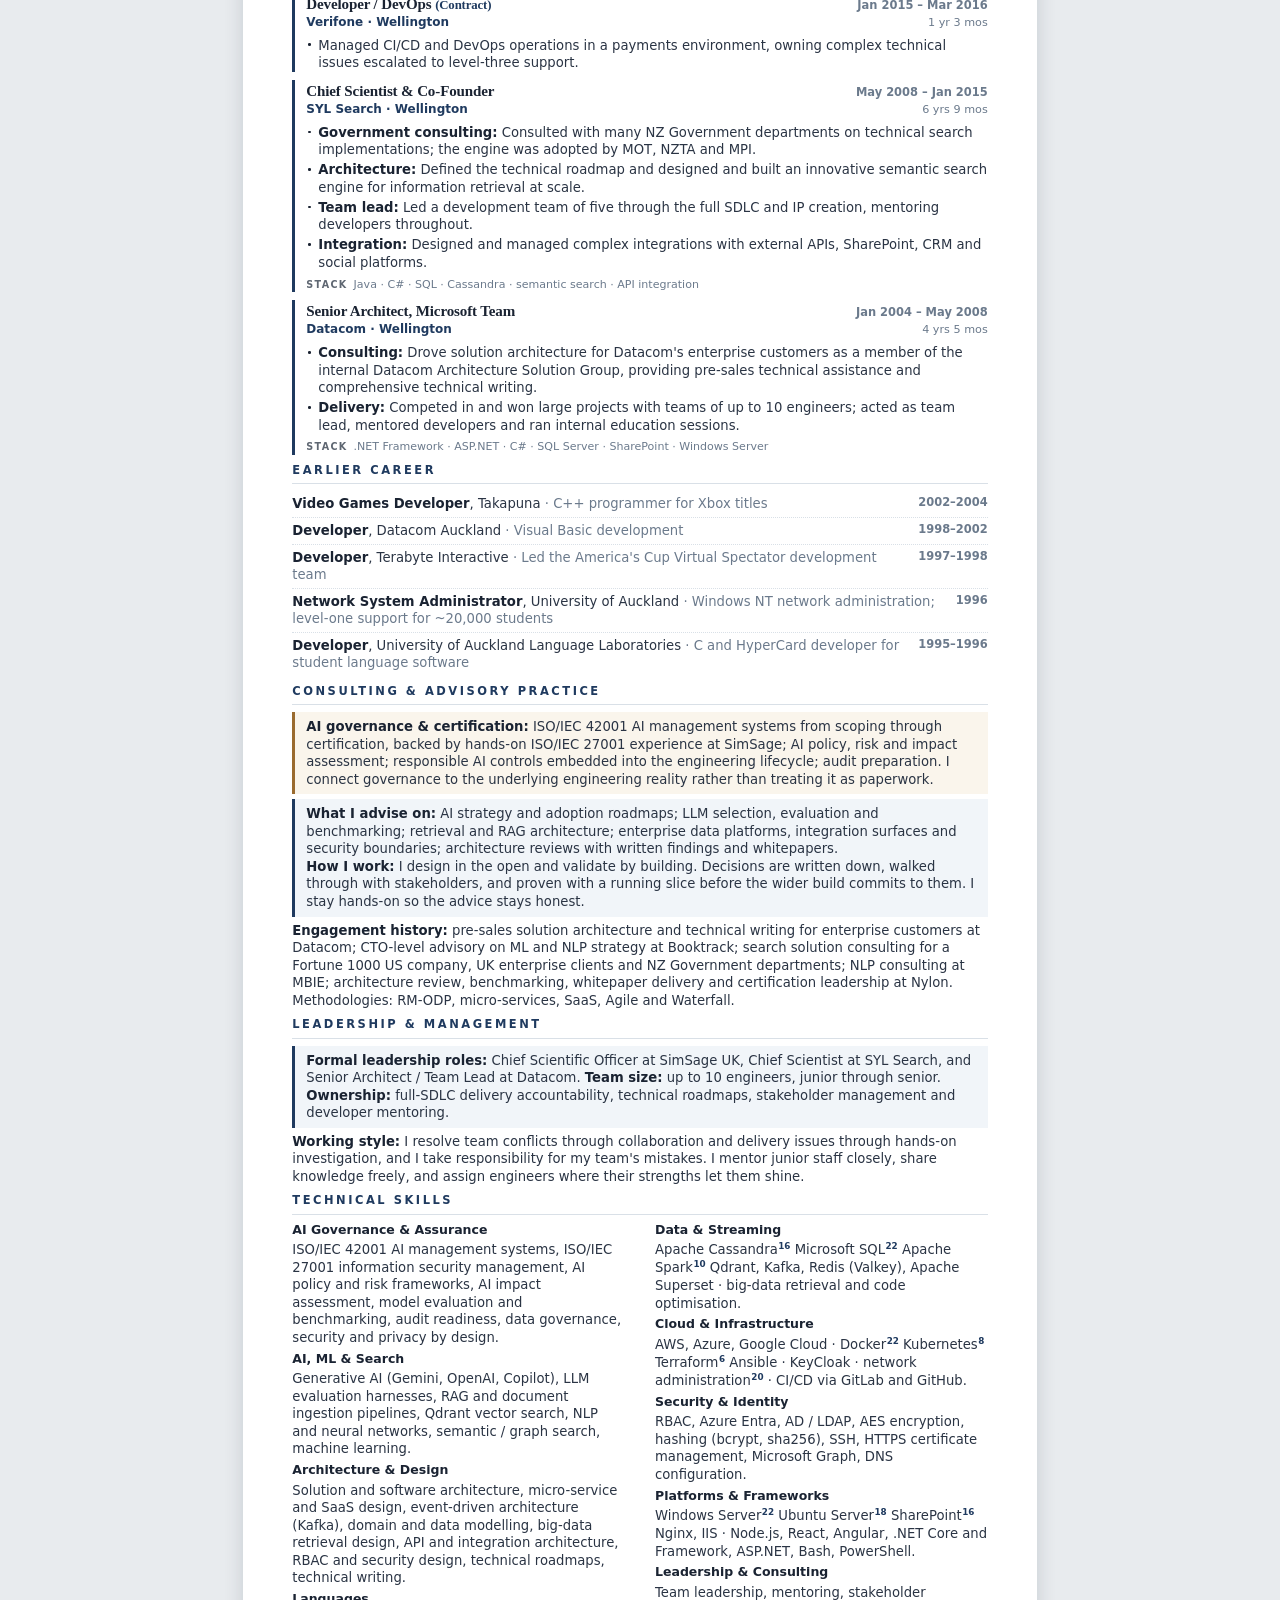
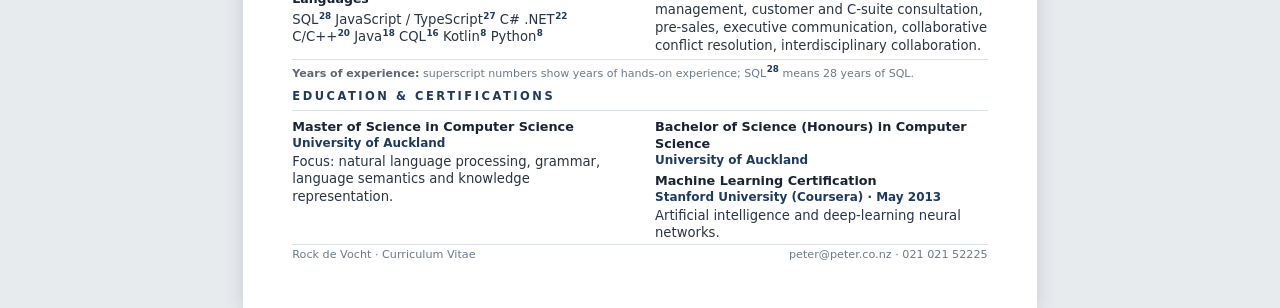
<file: cv-current.html>
<!DOCTYPE html>
<html lang="en">
<head>
<meta charset="utf-8">
<meta name="viewport" content="width=device-width, initial-scale=1">
<title>Rock de Vocht | Curriculum Vitae</title>
<link rel="icon" href="/favicon.ico" sizes="any">
<link rel="icon" href="/assets/rockhub-mark.svg" type="image/svg+xml">
<style>
  :root{
    --ink:#1a2332;
    --ink-soft:#2a3444;
    --navy:#1f3a5f;
    --navy-deep:#16293f;
    --bronze:#9a6b2f;
    --bronze-bg:#faf5ec;
    --bronze-line:#e3d3b4;
    --slate:#6b7a8c;
    --muted:#5f6772;
    --rule:#d9e0e7;
    --rule-soft:#e5eaef;
    --panel:#f8fafc;
    --panel-tint:#f1f5f9;
  }

  @page { size: A4; margin: 10mm 13mm 5mm 13mm; }

  *{ box-sizing:border-box; }

  html{ background:#e8ebee; }

  body{
    margin:0;
    font-family:"Calibri","Carlito","Lato","Segoe UI",system-ui,-apple-system,sans-serif;
    font-size:9.9pt;
    line-height:1.33;
    color:var(--ink-soft);
    -webkit-font-smoothing:antialiased;
    -webkit-print-color-adjust:exact;
    print-color-adjust:exact;
  }

  .serif{ font-family:Georgia,"Times New Roman",serif; }

  .sheet{
    width:210mm;
    min-height:297mm;
    margin:0 auto;
    padding:14mm 13mm 12mm;
    background:#fff;
    box-shadow:0 2px 18px rgba(22,41,63,.16);
  }

  /* ---------- masthead ---------- */
  .masthead{
    position:relative;
    background:var(--navy-deep);
    margin:-14mm -13mm 0;
    padding:11mm 13mm 8mm;
  }
  h1{
    margin:0;
    font-family:Georgia,"Times New Roman",serif;
    font-size:26pt;
    line-height:1.05;
    font-weight:700;
    letter-spacing:-.2pt;
    color:#ffffff;
  }
  .masthead .logo{
    position:absolute;
    top:9mm;
    right:13mm;
    height:24mm;
    width:auto;
  }
  .namerule{
    width:17mm;
    height:2.8pt;
    background:var(--bronze);
    margin:9px 0 10px;
  }
  .tagline{
    margin:0;
    font-size:10.2pt;
    font-weight:700;
    color:#e2cb93;
  }
  .tagline .sep{ color:#61758e; font-weight:400; }

  .contact{
    margin:9px 0 0;
    font-size:9pt;
    color:#c8d4e2;
    display:flex;
    flex-wrap:wrap;
    gap:4px 26px;
  }
  .contact b{ color:#b1a077; font-weight:700; margin-right:5px; }

  /* ---------- sections ---------- */
  section{ margin-top:8px; }

  h2{
    margin:0 0 7px;
    font-size:8.6pt;
    font-weight:700;
    letter-spacing:1.9pt;
    text-transform:uppercase;
    color:var(--navy);
    padding-bottom:5px;
    border-bottom:.75pt solid var(--rule);
  }

  .summary-lead{
    margin:0 0 5px;
    font-family:Georgia,"Times New Roman",serif;
    font-size:12.4pt;
    line-height:1.3;
    color:var(--navy-deep);
  }
  .summary{ margin:0; }

  /* ---------- stat band ---------- */
  .stats{
    display:grid;
    grid-template-columns:repeat(4,1fr);
    gap:8px;
    margin-top:10px;
  }
  .stat{
    padding:8px 12px 9px;
    background:#fff;
    border:.75pt solid var(--rule);
    border-top:2pt solid var(--bronze);
  }
  .stat.lead{
    background:var(--bronze-bg);
    border-color:var(--bronze-line);
    border-top-color:var(--bronze);
  }
  .stat .n{
    font-family:Georgia,"Times New Roman",serif;
    font-size:14pt;
    font-weight:700;
    color:var(--navy);
    line-height:1.15;
  }
  .stat.lead .n{ color:var(--bronze); }
  .stat .l{
    margin-top:3px;
    font-size:7.2pt;
    letter-spacing:.7pt;
    text-transform:uppercase;
    color:var(--muted);
    font-weight:700;
  }

  /* ---------- roles ---------- */
  .role{
    border-left:2.6pt solid var(--navy);
    padding:1px 0 0 11px;
    margin-bottom:8px;
  }
  .role.current{ border-left-color:var(--bronze); }

  .role-top{ display:flex; justify-content:space-between; align-items:baseline; gap:14px; break-inside:avoid; break-after:avoid; page-break-after:avoid; }
  .role-title{
    font-family:Georgia,"Times New Roman",serif;
    font-size:11.3pt;
    font-weight:700;
    letter-spacing:-.1pt;
    color:var(--ink);
  }
  .role-title .kind{ color:var(--navy); font-size:9.6pt; }
  .chip{
    display:inline-block;
    margin-left:7px;
    padding:1px 6px;
    font-size:7pt;
    font-weight:700;
    letter-spacing:.9pt;
    text-transform:uppercase;
    color:var(--bronze);
    background:var(--bronze-bg);
    border:.75pt solid var(--bronze-line);
    border-radius:2px;
    vertical-align:2px;
  }
  .dates{ font-size:8.6pt; font-weight:700; color:var(--slate); white-space:nowrap; }

  .role-sub{ display:flex; justify-content:space-between; align-items:baseline; gap:14px; margin-top:1px; break-inside:avoid; break-after:avoid; page-break-after:avoid; }
  .org{ font-size:9pt; font-weight:700; color:var(--navy); }
  .dur{ font-size:8.4pt; color:var(--slate); white-space:nowrap; }

  ul{ margin:6px 0 0; padding:0; list-style:none; }
  li{ position:relative; padding-left:12px; margin-bottom:2.5px; break-inside:avoid; page-break-inside:avoid; }
  li::before{
    content:"";
    position:absolute;
    left:2px; top:.52em;
    width:2.6px; height:2.6px;
    border-radius:50%;
    background:var(--ink);
  }
  li b{ color:var(--ink); }

  .stack{
    margin-top:6px;
    font-size:8.3pt;
    color:var(--slate);
    break-before:avoid-page;
    page-break-before:avoid;
  }
  .stack .k{
    font-size:7.2pt;
    font-weight:700;
    letter-spacing:1pt;
    color:var(--muted);
    margin-right:6px;
  }

  /* ---------- earlier career ---------- */
  .early{ display:flex; justify-content:space-between; gap:16px; padding:4px 0; border-bottom:.75pt dotted var(--rule); }
  .early:last-child{ border-bottom:0; }
  .early .what b{ color:var(--ink); }
  .early .what span{ color:var(--slate); }
  .early .yr{ font-size:8.6pt; font-weight:700; color:var(--slate); white-space:nowrap; }

  /* ---------- panels ---------- */
  .panel{
    background:var(--panel-tint);
    border-left:2.6pt solid var(--navy);
    padding:6px 11px;
    margin-bottom:5px;
    break-inside:avoid;
  }
  .panel.gold{ border-left-color:var(--bronze); background:var(--bronze-bg); }
  .panel b{ color:var(--ink); }
  .note{ margin:0; }
  .note b{ color:var(--ink); }

  /* ---------- two column grids ---------- */
  .cols2{ columns:2; column-gap:30px; }
  .cols2 .cat{ break-inside:avoid; page-break-inside:avoid; margin-bottom:4px; }
  .cols2 .cat:last-child{ margin-bottom:0; }
  .cat h3{
    margin:0 0 3px;
    font-size:9.4pt;
    font-weight:700;
    color:var(--ink);
  }
  .cat p{ margin:0; }
  sup{ font-size:6.6pt; font-weight:700; color:var(--navy); vertical-align:super; margin-left:.5px; }

  .legend{
    margin:5px 0 0;
    padding-top:4px;
    border-top:.75pt solid var(--rule);
    font-size:8.3pt;
    color:var(--slate);
  }
  .legend b{ color:var(--muted); font-weight:700; }
  .legend sup{ color:var(--navy); }

  .cols2 .edu{ break-inside:avoid; page-break-inside:avoid; margin-bottom:3px; }
  .edu h3{ margin:0; font-size:9.6pt; font-weight:700; color:var(--ink); }
  .edu .where{ font-size:9pt; font-weight:700; color:var(--navy); margin:1px 0 1px; }
  .edu p{ margin:0; }

  /* ---------- footer ---------- */
  footer{
    margin-top:2px;
    padding-top:3px;
    border-top:.75pt solid var(--rule);
    display:flex;
    justify-content:space-between;
    font-size:8.4pt;
    color:var(--slate);
  }

  @media print{
    html{ background:#fff; }
    .sheet{ width:auto; min-height:0; margin:0; padding:0; box-shadow:none; }
    .masthead{ margin:0; padding:9mm 10mm 7mm; }
    .masthead .logo{ top:6mm; right:10mm; height:17mm; }
    .panel, .cat, .edu{ break-inside:avoid; }
    h2{ break-after:avoid; page-break-after:avoid; }
  }
</style>
</head>
<body>
<div class="sheet">

  <header class="masthead">
    <img class="logo" src="assets/rockhub-light.svg" alt="RockHub" width="776" height="644">
    <h1>Rock de Vocht</h1>
    <div class="namerule"></div>
    <p class="tagline">AI &amp; Data Consultant <span class="sep">·</span> AI Governance, ISO/IEC 42001 <span class="sep">·</span> Solution Architect <span class="sep">·</span> Technical Leader</p>
    <div class="contact">
      <span><b>Email</b>peter@peter.co.nz</span>
      <span><b>Mobile</b>021 021 52225</span>
      <span><b>Location</b>Wellington, New Zealand</span>
      <span><b>Education</b>MSc Computer Science, University of Auckland</span>
      <span><b>Languages</b>Dutch, English, French, German</span>
    </div>
  </header>

  <section>
    <h2>Professional Summary</h2>
    <p class="summary-lead">AI and data consultant with a 30-year record spanning hands-on engineering, solution architecture and executive leadership.</p>
    <p class="summary">I most recently led an AI software company through ISO/IEC 42001 certification, standing up its AI management system and owning AI governance, risk and audit readiness, after six years as Chief Scientific Officer of SimSage delivering an enterprise semantic search platform with production AI workflows and ISO/IEC 27001 experience. My consulting record spans pre-sales solution architecture at Datacom, CTO-level advisory at Booktrack, search solution consulting for a Fortune 1000 US company and UK enterprise clients at SimSage, and current engagements delivering architecture reviews, LLM benchmarking and whitepapers. I am equally at home presenting to a board and pairing with an engineer, and I lead in a collaborative style that consistently puts results ahead of ego.</p>

    <div class="stats">
      <div class="stat lead"><div class="n">ISO 42001</div><div class="l">Certification Led</div></div>
      <div class="stat"><div class="n">30+</div><div class="l">Years in Technology</div></div>
      <div class="stat"><div class="n">2</div><div class="l">Companies Co-Founded</div></div>
      <div class="stat"><div class="n">10</div><div class="l">Engineers Led</div></div>
    </div>
  </section>

  <section>
    <h2>Career History</h2>

    <div class="role current">
      <div class="role-top">
        <div class="role-title">Senior Developer <span class="kind">(Contract)</span><span class="chip">Current</span></div>
        <div class="dates">Jun 2026 &ndash; Present</div>
      </div>
      <div class="role-sub"><div class="org">Nylon · Legal AI Platform</div><div class="dur">ongoing</div></div>
      <ul>
        <li><b>ISO/IEC 42001 certification:</b> Led Nylon's ISO/IEC 42001 certification programme end to end: scoped and stood up the AI management system, drove the AI policy, risk and impact assessment work, embedded governance into the engineering lifecycle and prepared the organisation for audit.</li>
        <li><b>LLM benchmarking &amp; advisory:</b> Investigated large language model performance across the product's workloads and authored a whitepaper capturing the methodology, benchmark results and recommendations adopted by the engineering team.</li>
        <li><b>Evaluation tooling:</b> Designed and built a reusable LLM evaluation harness in Node.js, giving the team a repeatable way to measure model quality, latency and cost as models and prompts change.</li>
        <li><b>Architecture review:</b> Reviewed the new document processing architecture and delivered optimisations to ingestion and retrieval, improving throughput and answer quality across the pipeline.</li>
        <li><b>Hands-on build:</b> Worked with Qdrant for vector storage and retrieval, AWS for pipeline infrastructure, and Python plus PDF extraction technologies for document parsing and ingestion.</li>
      </ul>
      <div class="stack"><span class="k">FOCUS</span>AI governance · ISO/IEC 42001 · LLM evaluation &amp; benchmarking · RAG pipelines · Node.js · TypeScript · Python · Qdrant · AWS</div>
    </div>

    <div class="role">
      <div class="role-top">
        <div class="role-title">Chief Scientific Officer &amp; Co-Founder</div>
        <div class="dates">Jan 2020 &ndash; Apr 2026</div>
      </div>
      <div class="role-sub"><div class="org">SimSage UK Ltd. · Cambridge, UK</div><div class="dur">6 yrs 4 mos</div></div>
      <ul>
        <li><b>Executive leadership:</b> Set the technical strategy and roadmap for an enterprise AI search company, translating between the board, customers and the engineering team.</li>
        <li><b>Client consulting:</b> Consulted on search solutions with a Fortune 1000 US company and enterprise clients across the UK, from requirements and demonstrations through to delivered capability.</li>
        <li><b>System architecture:</b> Owned the architecture and delivery of a graph-based enterprise semantic search engine, from data model and service decomposition through to deployment topology.</li>
        <li><b>Production AI:</b> Designed production AI workflows integrating Gemini, OpenAI and Copilot, and directed the build of a 250k+ line codebase with 30+ enterprise API connectors (SharePoint, OneDrive, Google Drive).</li>
        <li><b>Security &amp; data governance:</b> Designed the security protocols and RBAC model governing sensitive enterprise data across every connector and tenant, and helped drive SimSage's ISO/IEC 27001 information security management work.</li>
        <li><b>Team leadership:</b> Led and mentored a team of engineers, setting standards, reviewing code and holding delivery ownership across the full SDLC, with event-driven infrastructure on Kafka, Kubernetes and Terraform.</li>
      </ul>
      <div class="stack"><span class="k">STACK</span>C# · Kotlin (JVM) · Java · Python · React + TypeScript · SQL · CQL · Kafka · Kubernetes · Terraform</div>
    </div>

    <div class="role">
      <div class="role-top">
        <div class="role-title">Developer <span class="kind">(Contract)</span></div>
        <div class="dates">May 2018 &ndash; Dec 2019</div>
      </div>
      <div class="role-sub"><div class="org">MBIE / NZ Immigration · Wellington</div><div class="dur">1 yr 8 mos</div></div>
      <ul>
        <li>Designed and ran the unstructured data integration and NLP processing of 170M text records for signal analysis in a government risk context.</li>
        <li>Consulted on NLP methods and solutions for internal record processing across the agency.</li>
        <li>Drove C# .NET and SQL development on Azure, and deployed machine learning for data quality analysis using Python.</li>
      </ul>
      <div class="stack"><span class="k">STACK</span>C# .NET · SQL · Python · Azure · Linux · NLP · machine learning</div>
    </div>

    <div class="role">
      <div class="role-top">
        <div class="role-title">NLP Specialist</div>
        <div class="dates">Mar 2016 &ndash; May 2018</div>
      </div>
      <div class="role-sub"><div class="org">Booktrack.com · Auckland</div><div class="dur">2 yrs 3 mos</div></div>
      <ul>
        <li><b>Technical advisory:</b> Consulted with Booktrack CTO on overall development strategy and on machine learning and natural language processing direction, delivering consultations and demonstrations of ML and NLP capability.</li>
        <li><b>Applied research:</b> Researched and developed neural networks for emotional text analysis, context understanding and speech-to-text within the company's core IP.</li>
        <li><b>Build &amp; platform:</b> Delivered core development in C#, SQL, Java and Python across Google Cloud and Azure, on Kubernetes and Docker.</li>
      </ul>
      <div class="stack"><span class="k">STACK</span>C# · Java · Python · SQL · Kubernetes · Docker · Google Cloud · Azure · neural networks</div>
    </div>

    <div class="role">
      <div class="role-top">
        <div class="role-title">Developer / DevOps <span class="kind">(Contract)</span></div>
        <div class="dates">Jan 2015 &ndash; Mar 2016</div>
      </div>
      <div class="role-sub"><div class="org">Verifone · Wellington</div><div class="dur">1 yr 3 mos</div></div>
      <ul>
        <li>Managed CI/CD and DevOps operations in a payments environment, owning complex technical issues escalated to level-three support.</li>
      </ul>
    </div>

    <div class="role">
      <div class="role-top">
        <div class="role-title">Chief Scientist &amp; Co-Founder</div>
        <div class="dates">May 2008 &ndash; Jan 2015</div>
      </div>
      <div class="role-sub"><div class="org">SYL Search · Wellington</div><div class="dur">6 yrs 9 mos</div></div>
      <ul>
        <li><b>Government consulting:</b> Consulted with many NZ Government departments on technical search implementations; the engine was adopted by MOT, NZTA and MPI.</li>
        <li><b>Architecture:</b> Defined the technical roadmap and designed and built an innovative semantic search engine for information retrieval at scale.</li>
        <li><b>Team lead:</b> Led a development team of five through the full SDLC and IP creation, mentoring developers throughout.</li>
        <li><b>Integration:</b> Designed and managed complex integrations with external APIs, SharePoint, CRM and social platforms.</li>
      </ul>
      <div class="stack"><span class="k">STACK</span>Java · C# · SQL · Cassandra · semantic search · API integration</div>
    </div>

    <div class="role">
      <div class="role-top">
        <div class="role-title">Senior Architect, Microsoft Team</div>
        <div class="dates">Jan 2004 &ndash; May 2008</div>
      </div>
      <div class="role-sub"><div class="org">Datacom · Wellington</div><div class="dur">4 yrs 5 mos</div></div>
      <ul>
        <li><b>Consulting:</b> Drove solution architecture for Datacom's enterprise customers as a member of the internal Datacom Architecture Solution Group, providing pre-sales technical assistance and comprehensive technical writing.</li>
        <li><b>Delivery:</b> Competed in and won large projects with teams of up to 10 engineers; acted as team lead, mentored developers and ran internal education sessions.</li>
      </ul>
      <div class="stack"><span class="k">STACK</span>.NET Framework · ASP.NET · C# · SQL Server · SharePoint · Windows Server</div>
    </div>
  </section>

  <section>
    <h2>Earlier Career</h2>
    <div class="early"><div class="what"><b>Video Games Developer</b>, Takapuna <span>· C++ programmer for Xbox titles</span></div><div class="yr">2002&ndash;2004</div></div>
    <div class="early"><div class="what"><b>Developer</b>, Datacom Auckland <span>· Visual Basic development</span></div><div class="yr">1998&ndash;2002</div></div>
    <div class="early"><div class="what"><b>Developer</b>, Terabyte Interactive <span>· Led the America's Cup Virtual Spectator development team</span></div><div class="yr">1997&ndash;1998</div></div>
    <div class="early"><div class="what"><b>Network System Administrator</b>, University of Auckland <span>· Windows NT network administration; level-one support for ~20,000 students</span></div><div class="yr">1996</div></div>
    <div class="early"><div class="what"><b>Developer</b>, University of Auckland Language Laboratories <span>· C and HyperCard developer for student language software</span></div><div class="yr">1995&ndash;1996</div></div>
  </section>

  <section>
    <h2>Consulting &amp; Advisory Practice</h2>
    <div class="panel gold">
      <b>AI governance &amp; certification:</b> ISO/IEC 42001 AI management systems from scoping through certification, backed by hands-on ISO/IEC 27001 experience at SimSage; AI policy, risk and impact assessment; responsible AI controls embedded into the engineering lifecycle; audit preparation. I connect governance to the underlying engineering reality rather than treating it as paperwork.
    </div>
    <div class="panel">
      <b>What I advise on:</b> AI strategy and adoption roadmaps; LLM selection, evaluation and benchmarking; retrieval and RAG architecture; enterprise data platforms, integration surfaces and security boundaries; architecture reviews with written findings and whitepapers.<br>
      <b>How I work:</b> I design in the open and validate by building. Decisions are written down, walked through with stakeholders, and proven with a running slice before the wider build commits to them. I stay hands-on so the advice stays honest.
    </div>
    <p class="note"><b>Engagement history:</b> pre-sales solution architecture and technical writing for enterprise customers at Datacom; CTO-level advisory on ML and NLP strategy at Booktrack; search solution consulting for a Fortune 1000 US company, UK enterprise clients and NZ Government departments; NLP consulting at MBIE; architecture review, benchmarking, whitepaper delivery and certification leadership at Nylon. Methodologies: RM-ODP, micro-services, SaaS, Agile and Waterfall.</p>
  </section>

  <section>
    <h2>Leadership &amp; Management</h2>
    <div class="panel">
      <b>Formal leadership roles:</b> Chief Scientific Officer at SimSage UK, Chief Scientist at SYL Search, and Senior Architect / Team Lead at Datacom. <b>Team size:</b> up to 10 engineers, junior through senior. <b>Ownership:</b> full-SDLC delivery accountability, technical roadmaps, stakeholder management and developer mentoring.
    </div>
    <p class="note"><b>Working style:</b> I resolve team conflicts through collaboration and delivery issues through hands-on investigation, and I take responsibility for my team's mistakes. I mentor junior staff closely, share knowledge freely, and assign engineers where their strengths let them shine.</p>
  </section>

  <section>
    <h2>Technical Skills</h2>
    <div class="cols2">
      <div class="cat">
        <h3>AI Governance &amp; Assurance</h3>
        <p>ISO/IEC 42001 AI management systems, ISO/IEC 27001 information security management, AI policy and risk frameworks, AI impact assessment, model evaluation and benchmarking, audit readiness, data governance, security and privacy by design.</p>
      </div>
      <div class="cat">
        <h3>AI, ML &amp; Search</h3>
        <p>Generative AI (Gemini, OpenAI, Copilot), LLM evaluation harnesses, RAG and document ingestion pipelines, Qdrant vector search, NLP and neural networks, semantic / graph search, machine learning.</p>
      </div>
      <div class="cat">
        <h3>Architecture &amp; Design</h3>
        <p>Solution and software architecture, micro-service and SaaS design, event-driven architecture (Kafka), domain and data modelling, big-data retrieval design, API and integration architecture, RBAC and security design, technical roadmaps, technical writing.</p>
      </div>
      <div class="cat">
        <h3>Languages</h3>
        <p>SQL<sup>28</sup> JavaScript / TypeScript<sup>27</sup> C# .NET<sup>22</sup> C/C++<sup>20</sup> Java<sup>18</sup> CQL<sup>16</sup> Kotlin<sup>8</sup> Python<sup>8</sup></p>
      </div>
      <div class="cat">
        <h3>Data &amp; Streaming</h3>
        <p>Apache Cassandra<sup>16</sup> Microsoft SQL<sup>22</sup> Apache Spark<sup>10</sup> Qdrant, Kafka, Redis (Valkey), Apache Superset · big-data retrieval and code optimisation.</p>
      </div>
      <div class="cat">
        <h3>Cloud &amp; Infrastructure</h3>
        <p>AWS, Azure, Google Cloud · Docker<sup>22</sup> Kubernetes<sup>8</sup> Terraform<sup>6</sup> Ansible · KeyCloak · network administration<sup>20</sup> · CI/CD via GitLab and GitHub.</p>
      </div>
      <div class="cat">
        <h3>Security &amp; Identity</h3>
        <p>RBAC, Azure Entra, AD / LDAP, AES encryption, hashing (bcrypt, sha256), SSH, HTTPS certificate management, Microsoft Graph, DNS configuration.</p>
      </div>
      <div class="cat">
        <h3>Platforms &amp; Frameworks</h3>
        <p>Windows Server<sup>22</sup> Ubuntu Server<sup>18</sup> SharePoint<sup>16</sup> Nginx, IIS · Node.js, React, Angular, .NET Core and Framework, ASP.NET, Bash, PowerShell.</p>
      </div>
      <div class="cat">
        <h3>Leadership &amp; Consulting</h3>
        <p>Team leadership, mentoring, stakeholder management, customer and C-suite consultation, pre-sales, executive communication, collaborative conflict resolution, interdisciplinary collaboration.</p>
      </div>
    </div>
    <p class="legend"><b>Years of experience:</b> superscript numbers show years of hands-on experience; SQL<sup>28</sup> means 28 years of SQL.</p>
  </section>

  <section>
    <h2>Education &amp; Certifications</h2>
    <div class="cols2">
      <div class="edu">
        <h3>Master of Science in Computer Science</h3>
        <div class="where">University of Auckland</div>
        <p>Focus: natural language processing, grammar, language semantics and knowledge representation.</p>
      </div>
      <div class="edu">
        <h3>Bachelor of Science (Honours) in Computer Science</h3>
        <div class="where">University of Auckland</div>
      </div>
      <div class="edu">
        <h3>Machine Learning Certification</h3>
        <div class="where">Stanford University (Coursera) · May 2013</div>
        <p>Artificial intelligence and deep-learning neural networks.</p>
      </div>
    </div>
  </section>

  <footer>
    <span>Rock de Vocht · Curriculum Vitae</span>
    <span>peter@peter.co.nz · 021 021 52225</span>
  </footer>

</div>
</body>
</html>
</file>
<file: assets/site.css>
/* ------------------------------------------------------------------
   peter.nz — Rock de Vocht
   ------------------------------------------------------------------ */

/* --- reset ------------------------------------------------------- */
a, abbr, article, body, code, div, footer, h1, h2, h3, header, html, iframe,
img, label, li, main, nav, ol, p, section, span, strong, ul {
    background: transparent;
    border: 0;
    margin: 0;
    outline: 0;
    padding: 0;
    vertical-align: baseline;
}
*, *:before, *:after { box-sizing: border-box; }
ol, ul { list-style: none; }
img { display: block; width: 100%; }
a, :focus { outline: none; }
.vizhid {
    clip: rect(1px, 1px, 1px, 1px);
    clip-path: inset(0 0 99.9% 99.9%);
    height: 1px;
    overflow: hidden;
    position: absolute;
    width: 1px;
}
.nobr { white-space: nowrap; }

/* --- tokens ------------------------------------------------------ */
:root {
    --cb-fill: 0, 0, 0;

    --color-bg:         rgb(224, 240, 242);
    --color-fill:       rgba(var(--cb-fill), .84);
    --color-muted:      #3f6b78;   /* 4.9:1 on --color-bg — safe for text */
    --color-hairline:   #7ca9b8;   /* rails, dots, rules — never text */
    --color-bevel:      rgba(var(--cb-fill), .69);

    --font-standard: "Rethink Sans", "Satoshi", "SF Pro Display", system-ui, Helvetica, sans-serif;
    --font-mono:     "DM Mono", ui-monospace, "SF Mono", Menlo, monospace;

    --size-l: 3rem;
    --size-m: 1.5rem;
    --size-s: 1rem;

    --outerBreakpoint: 1920px;
    --innerBreakpoint: 1650px;
    --outerPad: min(7.5vw, 124px);
    --innerPad: 5.25rem;
    --centerMargin: calc(50% - 4.3rem);

    --vertGapLarge: 11.5rem;
    --vertGap: 7.5rem;
    --headerPadTop: 5.25rem;

    --cvGap: calc(var(--size-m) * 1.4);
    --cvSmallGap: calc(var(--cvGap) / 2);
    --dotSize: 12px;

    --linkLineSlide: cubic-bezier(.57, 0, .12, 1);
    --linkLineSpeed: .21s;
    --linkBtnShowSpeed: .12s;
    --linkBtnBounceSpeed: .17s;
    --linkBtnBounce: cubic-bezier(.34, 1.56, .62, 1.2);
    --slideTime: .39s;
    --headerBounce: cubic-bezier(.12, .93, .42, 1.2);
    --enterDrift: 1.2em;
    --enterTiming: .48s;
    --enterBounce: cubic-bezier(.42, 0, .21, 1);

    --colorSplitR: rgba(255, 34, 192, .93);
    --colorSplitB: rgba(24, 234, 255, .93);
    --colorSplitY: rgb(252, 237, 57);
    --delayedStart: calc(var(--linkLineSpeed) * .48);
    --secondStepStart: calc(var(--delayedStart) + (var(--linkBtnShowSpeed) * 1.2));
    --doubleTime: calc(var(--linkBtnShowSpeed) * 2);

    --plax: 0px;
}

/* --- base -------------------------------------------------------- */
html, body { font-size: 16px; height: 100%; }

body {
    background: var(--color-bg);
    color: var(--color-fill);
    font-family: var(--font-standard);
    font-weight: 400;
    line-height: 1;
    -webkit-font-smoothing: antialiased;
}

h1 {
    font-size: clamp(var(--size-l), 4.76vw, 78px);
    font-weight: 700;
    letter-spacing: -.02em;
    line-height: 1.2;
    text-wrap: pretty;
}

h2 {
    font-size: var(--size-l);
    font-weight: 700;
    letter-spacing: -.02em;
    line-height: 1.3;
    text-wrap: balance;
}
h2.margin-sml { margin-block-end: var(--cvGap); }

h3 { font-size: var(--size-m); font-weight: 700; line-height: 1.2; }

p { font-size: var(--size-m); line-height: 1.4; text-wrap: pretty; }
.list li { font-size: var(--size-s); line-height: 1.45; text-wrap: pretty; }

code {
    font-family: var(--font-mono);
    font-weight: 400;
    letter-spacing: -.04em;
}

/* --- links ------------------------------------------------------- */
a, [role="button"] {
    color: inherit;
    cursor: pointer;
    position: relative;
    text-decoration: none;
}

a:not(.noline):before,
[role="button"]:not(.noline):before {
    background: currentColor;
    bottom: 0;
    content: "";
    height: 1px;
    left: 0;
    position: absolute;
    transform-origin: center left;
    transition: transform var(--linkLineSpeed) var(--linkLineSlide);
    width: 100%;
    will-change: transform;
    z-index: 10;
}
a:not(.noline):hover:before,
[role="button"]:not(.noline):hover:before {
    transform: scaleX(0);
    transform-origin: center right;
}

a:focus-visible,
[role="button"]:focus-visible {
    border-radius: .2em;
    outline: 2px solid var(--color-fill);
    outline-offset: .3em;
}

/* chromatic split on hover ---------------------------------------- */
.rgbsplit {
    --fillPad: .62em;
    display: inline-block;
    left: 0;
    position: relative;
    transition: transform .17s ease;
}
.rgbsplit .link { position: relative; z-index: 20; }
.rgbsplit:not(.noline):before { z-index: 30; }
.rgbsplit:active { transform: scale(.984); }

.hover-effect {
    backface-visibility: hidden;
    border-radius: .18em;
    inset: -.24em calc(var(--fillPad) * -1);
    opacity: 0;
    pointer-events: none;
    position: absolute;
    z-index: 10;
}
.noline .hover-effect { inset: -.37em -.62em; }
.rgbsplit.noline { --delayedStart: 0s; }

.hover-effect .fill {
    background: color-mix(in srgb, var(--color-bg), #fff 34%);
    border-radius: inherit;
    box-shadow: inset rgba(252, 237, 57, 0) 0 0;
    inset: 0;
    position: absolute;
    transition: background var(--doubleTime) var(--secondStepStart) ease,
                box-shadow var(--doubleTime) var(--secondStepStart) ease;
    z-index: 2;
}
.hover-effect:before,
.hover-effect:after {
    --zDrift: 0px;
    --zScale: .93;
    border-radius: inherit;
    content: "";
    inset: 0;
    opacity: .93;
    position: absolute;
    transform: translate3d(var(--zDrift), var(--zDrift), 0) scale(var(--zScale));
    transition: all calc(var(--linkBtnBounceSpeed) * 2) var(--secondStepStart) var(--linkBtnBounce);
    will-change: transform;
    z-index: 1;
}
.hover-effect:before { background: var(--colorSplitB); }
.hover-effect:after  { background: var(--colorSplitR); }

.rgbsplit:hover .hover-effect {
    animation: fadeIn var(--linkBtnShowSpeed) var(--delayedStart) ease forwards;
}
.rgbsplit:hover .hover-effect .fill {
    background: #fff;
    box-shadow: inset var(--colorSplitY) -2px -2px 0;
}
.rgbsplit:hover .hover-effect:before { --zDrift: -.12em; --zScale: 1; }
.rgbsplit:hover .hover-effect:after  { --zDrift:  .142em; --zScale: 1; }

@keyframes fadeIn { from { opacity: 0 } to { opacity: 1 } }

/* --- glass pill --------------------------------------------------- */
.jelly {
    cursor: pointer;
    display: inline-block;
    font-size: var(--size-m);
    position: relative;
    transform: scale(1);
    transition: transform .17s ease;
    user-select: none;
}
.jelly:before {
    backdrop-filter: saturate(142%) blur(20px);
    background: color-mix(in srgb, var(--color-bg), transparent 39%);
    border-radius: .43em;
    box-shadow: rgba(0,0,0,.03) 0 3px,
                rgba(0,0,0,.03) 0 0 0 1px,
                rgba(0,0,0,.21) 0 3px 66px,
                inset rgba(255,255,255,.12) 1px 2px,
                inset rgba(255,255,255,.34) 0 2px 12px;
    content: "";
    inset: -.62em -.75em;
    position: absolute;
    transition: box-shadow .21s ease;
    z-index: -1;
}
.jelly:active { transform: scale(.984); }

.tag {
    backdrop-filter: saturate(142%) blur(20px);
    background: color-mix(in srgb, #fff, transparent 75%);
    border-radius: .43em;
    box-shadow: rgba(0,0,0,.07) 0 0 0 1px,
                inset rgba(255,255,255,.12) 1px 1px,
                inset rgba(255,255,255,.34) 0 1px 6px;
    display: inline-block;
    font-size: var(--size-s);
    font-weight: 500;
    margin-inline-end: .2em;
    padding: .2em .6em;
    position: relative;
    top: -.1em;
}

/* --- layout ------------------------------------------------------- */
.wrap {
    margin: 0 auto;
    max-width: var(--innerBreakpoint);
    padding: 0 var(--outerPad);
}
.push { margin-inline-start: var(--centerMargin); }
.pull { width: 75%; }

main { padding: var(--vertGap) 0; }
main .wrap {
    display: flex;
    flex-direction: column;
    gap: var(--vertGap);
}
main .wrap > section:not(.cv-timeline) p:not(:last-child) { margin-block-end: 1em; }
main .wrap > section p.push,
main .wrap > section .push > p { max-width: 34em; }

/* --- entrance motion ---------------------------------------------- */
.drift {
    opacity: 0;
    position: relative;
    transition: left var(--enterTiming) var(--enterBounce),
                opacity var(--enterTiming) ease;
}
.drift.left  { left: var(--enterDrift); }
.drift.right { left: calc(var(--enterDrift) * -1); }
.loaded .drift:not(.onscroll),
.loaded .drift.onscroll.shown { opacity: 1; left: 0; }

.loading main .wrap > section:first-child {
    --delayedEnterTiming: calc(var(--enterTiming) * 1.2);
    opacity: 0;
    position: relative;
    top: calc(var(--enterDrift) * 2);
    transition: top var(--delayedEnterTiming) var(--delayedEnterTiming) var(--enterBounce),
                opacity var(--delayedEnterTiming) var(--delayedEnterTiming) ease;
}
.loaded main .wrap > section:first-child { opacity: 1; top: 0; }

/* --- header ------------------------------------------------------- */
header {
    left: 0;
    padding-block-start: var(--headerPadTop);
    position: fixed;
    right: 0;
    top: 0;
    transition: transform var(--slideTime) var(--headerBounce);
    z-index: 200;
}
.me {
    font-weight: 700;
    transition: transform .17s ease;
}
.me .mark {
    display: inline-block;
    height: 1.6em;
    margin-inline-end: .4em;
    vertical-align: -.45em;
    width: auto;
}
.me:before {
    opacity: 0;
    transition: opacity var(--slideTime) var(--headerBounce), box-shadow .21s ease;
}
body:not(.scrolled) .me { cursor: default; pointer-events: none; }
.scrolled header { transform: translateY(calc(var(--headerPadTop) / -2)); }
.scrolled .me:before { opacity: 1; }

/* --- masthead ----------------------------------------------------- */
.mast {
    margin: 0 auto;
    max-width: var(--outerBreakpoint);
    overflow: hidden;
    padding-block-start: var(--headerPadTop);
    position: relative;
}
.mast:before {
    background: url(../rock-hero.webp) right bottom no-repeat;
    background-size: auto clamp(76%, 46vw, 94%);
    content: "";
    inset: 0 3% 0 0;
    position: absolute;
    transform: translateY(var(--plax));
    transition: opacity .48s ease, right .48s ease;
    will-change: transform;
    z-index: 1;
}
.mast:after {
    --breakpointDelta: calc(var(--outerBreakpoint) - var(--innerBreakpoint));
    background: var(--color-bevel);
    bottom: 0;
    content: "";
    height: 1px;
    left: calc(var(--outerPad) + clamp(0px, calc((100% - var(--innerBreakpoint)) / 2), var(--breakpointDelta)));
    mix-blend-mode: overlay;
    position: absolute;
    right: 0;
    transition: opacity .48s ease;
    z-index: 2;
}
body:not(.loaded) .mast:before { right: 0; }
body:not(.loaded) .mast:before,
body:not(.loaded) .mast:after { opacity: 0; }

.mast h1 {
    padding: calc(var(--vertGapLarge) - var(--size-l)) 32% var(--vertGapLarge) 0;
    position: relative;
    z-index: 3;
}
.mast h1 code:after { content: "()"; letter-spacing: -.1em; }

.pull[data-section="specialty"] { max-width: 930px; }

/* --- cv timeline -------------------------------------------------- */
.cv-intro { margin-block-end: var(--cvGap); }

.option-toggle { display: none; }

.cv { display: flex; flex-direction: column; }
.cv .exp {
    align-items: baseline;
    display: flex;
    gap: var(--innerPad);
    width: 100%;
}
.cv .time {
    align-self: baseline;
    min-width: calc(var(--centerMargin) - var(--innerPad));
    text-align: right;
    white-space: nowrap;
}
.cv .time abbr:before { content: "20"; }
.cv .time abbr._90s:before { content: "19"; }
.cv .details, .cv .title { position: relative; }
.cv .role { padding-block-end: .5em; }
.cv .role h3 { display: inline; }
.cv .role .title { padding-inline-end: .125em; }
.cv .role .company { white-space: nowrap; }
.cv .role .company:before {
    content: "at";
    display: inline-block;
    font-weight: 400;
    padding-inline-end: .25em;
}
.cv .info p {
    font-size: var(--size-s);
    margin-block-end: 0;
    padding-block-end: var(--cvGap);
    position: relative;
}
.cv .info p:has(+ p) { padding-block-end: 1em; }
.cv .highlight { font-weight: 700; }
.cv .arrow { font-family: var(--font-standard); }

/* the rail and its dots */
.cv > li:not(:last-child) .info p:before,
.cv .details:before {
    background: var(--color-fill);
    content: "";
    height: 100%;
    left: calc((var(--innerPad) - 1px) / -2);
    mix-blend-mode: overlay;
    position: absolute;
    top: 0;
    width: 2px;
    z-index: 10;
}
.cv > li:first-child .details:before { height: calc(100% - 1em); top: 1em; }
.cv > li:last-child .details:before { height: 1.125em; }
.cv > li:last-child .info p:last-child { padding-block-end: 0; }

.cv .title:before {
    --dotCenter: calc((var(--size-m) * 1.4 - var(--dotSize)) / 2);
    background: var(--color-bg);
    border: 2px solid var(--color-fill);
    border-radius: 100%;
    content: "";
    height: var(--dotSize);
    left: calc((var(--innerPad) + var(--dotSize) - 3px) / -2);
    position: absolute;
    top: var(--dotCenter);
    width: var(--dotSize);
    z-index: 20;
}

/* early career, folded away */
.cv > li.faded {
    --alphaColor: color-mix(in srgb, currentColor, transparent 39%);
    color: var(--alphaColor);
    position: relative;
    transition: color .48s ease;
}
.cv > li.faded .title:before {
    border-color: var(--alphaColor);
    transition: border-color .48s ease;
}
.cv > li.faded:after {
    background: linear-gradient(180deg,
        rgba(224, 240, 242, 0) 0%,
        var(--color-bg) 84%,
        var(--color-bg) 100%);
    content: "";
    inset: 0;
    opacity: 1;
    position: absolute;
    transition: opacity .48s ease;
    z-index: 50;
}
.cv > li.faded ~ li {
    display: grid;
    grid-template-rows: 0fr;
    transition: grid-template-rows .24s ease;
}
.cv > li.faded ~ li .cv-wrap { overflow: hidden; }
.cv.show-all > li.faded { --alphaColor: currentColor; }
.cv.show-all > li.faded:after { opacity: 0; }
.cv.show-all > li.faded ~ li { grid-template-rows: 1fr; }

.cv-timeline .more {
    font-size: var(--size-s);
    font-weight: 700;
    margin-inline-start: .75em;
    z-index: 51;
}
.cv-timeline .more .state:after { content: "Early Career"; }
.cv-timeline .more .arrow {
    display: inline-block;
    margin-inline-end: .25em;
    transition: transform .24s ease;
}
.cv-timeline p:has(.more) {
    margin-block-start: -1em;
    transition: margin-block-start .24s ease;
}
.cv-timeline:has(.cv.show-all) .more .state:after { content: "Less, Please"; }
.cv-timeline:has(.cv.show-all) .more .arrow { transform: rotate(180deg); }
.cv-timeline:has(.cv.show-all) p:has(.more) { margin-block-start: 1em; }

/* --- playground --------------------------------------------------- */
.builds { display: flex; flex-direction: column; }
.builds .exp {
    align-items: baseline;
    display: flex;
    gap: var(--innerPad);
    padding-block-end: var(--cvGap);
    width: 100%;
}
.builds .kind {
    color: var(--color-muted);
    font-size: var(--size-s);
    min-width: calc(var(--centerMargin) - var(--innerPad));
    text-align: right;
    white-space: nowrap;
}
.builds h3 { padding-block-end: .35em; }
.builds p { font-size: var(--size-s); max-width: 34em; }
.builds .exp:not(:last-child) .details { position: relative; }
.builds .exp:not(:last-child) .details:after {
    background: var(--color-hairline);
    bottom: calc(var(--cvGap) / -2);
    content: "";
    height: 1px;
    left: 0;
    opacity: .55;
    position: absolute;
    right: 0;
}

/* --- this & that -------------------------------------------------- */
.notecard { padding-block: 1em 1.25em; }
.notecard .list { margin-block-end: var(--size-m); }
.notecard .list li { padding-block-end: .55em; }
.notecard .list .lede { font-weight: 700; }
.notecard .list .sub { color: var(--color-muted); display: block; padding-block-start: .15em; }
.stack { display: flex; flex-direction: column; }

/* --- footer ------------------------------------------------------- */
footer { padding-block-end: var(--innerPad); }
footer .wrap {
    align-items: center;
    display: flex;
    padding-block-start: 2em;
    position: relative;
}
footer .wrap:before {
    background: var(--color-fill);
    content: "";
    height: 1px;
    left: var(--outerPad);
    mix-blend-mode: overlay;
    position: absolute;
    right: var(--outerPad);
    top: 0;
}
footer .logo {
    margin-inline-end: 2em;
    transition: transform .17s ease;
}
footer .logo:hover { transform: scale(1.04); }
footer .logo:active { transform: scale(.984); }
footer .logo img {
    height: 5.5rem;
    width: auto;
}
footer p { flex: 0; font-size: var(--size-s); white-space: nowrap; }
footer ul {
    display: flex;
    flex: 1;
    font-size: var(--size-s);
    gap: 1.5em;
    justify-content: flex-end;
    white-space: nowrap;
}
.hello {
    --startAngle: 17deg;
    --helloScale: scale(1.69);
    --helloTranslate: translateX(.34em) translateY(.125em);
    animation-fill-mode: forwards;
    display: inline-block;
    transform: rotate(var(--startAngle)) scale(1);
    transform-origin: 69% 73%;
    transition: transform .24s ease-out;
}
footer:hover .hello { animation: waveHello 1.34s ease-in-out forwards; }
footer:not(:hover) .hello { animation: waveHelloReverse .24s var(--linkBtnBounce) forwards; }

@keyframes waveHello {
      0% { transform: rotate(var(--startAngle)) scale(1); }
     15% { transform: var(--helloTranslate) rotate(var(--startAngle)) var(--helloScale); }
     25% { transform: var(--helloTranslate) rotate(calc(var(--startAngle) +   9deg)) var(--helloScale); }
     35% { transform: var(--helloTranslate) rotate(calc(var(--startAngle) + -12deg)) var(--helloScale); }
     45% { transform: var(--helloTranslate) rotate(calc(var(--startAngle) +  21deg)) var(--helloScale); }
     55% { transform: var(--helloTranslate) rotate(calc(var(--startAngle) +  -9deg)) var(--helloScale); }
     65% { transform: var(--helloTranslate) rotate(calc(var(--startAngle) +  17deg)) var(--helloScale); }
    100% { transform: var(--helloTranslate) rotate(var(--startAngle)) var(--helloScale); }
}
@keyframes waveHelloReverse {
    from { transform: var(--helloTranslate) rotate(var(--startAngle)) var(--helloScale); }
      to { transform: rotate(var(--startAngle)) scale(1); }
}

/* --- responsive --------------------------------------------------- */
@media screen and (width > 1650px) {
    .mast h1 { padding-inline-end: 22%; }
}

@media screen and (width > 1920px) {
    .mast { border-radius: 0 0 1em; }
    .mast:after {
        background: transparent;
        border-radius: 0 0 1em;
        box-shadow: inset var(--color-bevel) -1px 0 0, inset var(--color-bevel) 0 -1px 0;
        height: auto;
        top: 0;
    }
}

@media screen and (width < 1024px) {
    * { -webkit-tap-highlight-color: transparent; }
    main section.push { margin-inline-start: 0; }
    main section.pull { width: 100%; }
    .pull[data-section="specialty"] { max-width: none; }
    main h2 { text-wrap: pretty; }
    .cv .time, .builds .kind { min-width: 120px; width: 120px; }
    .cv-timeline .push, .builds-wrap .push { margin-inline-start: calc(120px + var(--innerPad)); }
}

@media screen and (width < 768px) {
    :root { --size-l: 2.1rem; --size-m: 1.25rem; --innerPad: 3rem; }

    .cv-timeline { margin-block-start: calc((var(--vertGap) * -1) + (var(--cvGap) * 1.75)); }
    .cv-timeline .cv-intro { display: none; }
    .option-toggle {
        --switchH: 2.6rem;
        --switchW: 5.7rem;
        --inset: .1rem;
        --knobSize: calc(var(--switchH) - (var(--inset) * 2));
        --radius: calc(var(--switchH) / 2);
        --speed: .24s;
        align-items: center;
        cursor: pointer;
        display: flex;
        font-weight: 500;
        gap: 1em;
        justify-content: center;
        margin-block: calc(var(--cvGap) * -.25) calc(var(--cvGap) * 1.5);
        user-select: none;
    }
    .option-toggle .label { transition: color var(--speed) ease; }
    .option-toggle:not(:has(input:checked)) .label:last-of-type { color: var(--color-muted); }
    .option-toggle:has(input:checked) .label:first-of-type { color: var(--color-muted); }
    .toggle input { opacity: 0; position: absolute; }
    .toggle .switch {
        background: var(--color-bg);
        border-radius: var(--radius);
        box-shadow: inset 0 var(--inset) calc(var(--inset) * 4) rgba(0,0,0,.24),
                    inset 0 0 var(--switchH) var(--switchH) rgba(0,0,0,.05),
                    0 var(--inset) var(--inset) rgba(255,255,255,.75);
        display: block;
        height: var(--switchH);
        position: relative;
        transition: background var(--speed) ease;
        width: var(--switchW);
    }
    .toggle .switch:before {
        background-color: color-mix(in srgb, var(--color-fill), var(--color-bg) 93%);
        border-radius: var(--radius);
        box-shadow: inset 0 var(--inset) var(--inset) rgba(255,255,255,.75),
                    0 calc(var(--inset) * 2) calc(var(--inset) * 2) rgba(0,0,0,.28),
                    0 calc(var(--inset) * 4) calc(var(--inset) * 4) rgba(0,0,0,.28);
        content: "";
        display: block;
        height: var(--knobSize);
        left: var(--inset);
        position: absolute;
        top: var(--inset);
        transition: left var(--speed) ease, background var(--speed) ease;
        width: var(--knobSize);
        z-index: 50;
    }
    .toggle input:checked ~ .switch { background: var(--color-hairline); }
    .toggle input:checked ~ .switch:before { left: calc(var(--switchW) - var(--knobSize) - var(--inset)); }
    .toggle input:focus-visible ~ .switch { outline: 2px solid var(--color-fill); outline-offset: 4px; }

    .cv-wrap .info { display: grid; grid-template-rows: 1fr; transition: grid-template-rows .24s ease; }
    .cv-wrap .info-wrap { overflow: hidden; }
    .cv-wrap .time { transition: padding-block-end .24s ease; }
    .cv-timeline:not(:has(.toggle input:checked)) .cv-wrap .info { grid-template-rows: 0fr; }
    .cv-timeline:not(:has(.toggle input:checked)) .cv-wrap .time { padding-block-end: 2.5em; }
    .cv-timeline:not(:has(.toggle input:checked)) .cv li:first-child .details:before { height: calc(100% + 3em); }
    .cv-timeline:not(:has(.toggle input:checked)) .cv li:not(:first-child):not(:last-child) .details:before { height: calc(100% + 4em); }

    .cv .exp, .builds .exp {
        flex-direction: column;
        gap: .5em;
        margin-inline-start: 48px;
        width: auto;
    }
    .cv .exp .details { order: 1; }
    .cv .exp .details .role { padding-block-end: 0; }
    .cv .exp .time { color: var(--color-muted); order: 2; padding-block-end: 1em; }
    .cv .time, .builds .kind { min-width: 0; text-align: left; width: auto; }
    .builds .exp { margin-inline-start: 0; }
    .cv-timeline .push { margin-inline-start: 48px; }
    .builds-wrap .push { margin-inline-start: 0; }
    .cv li:not(:first-child) .details:before { height: calc(100% + 2.5em); top: 0; }
    .cv li:first-child .details:before { height: calc(100% + 1.5em); top: 1em; }
    .cv li:last-child .details:before { height: 1em; }

    footer { padding-block-end: calc(var(--innerPad) / 2); }
    footer .wrap { align-items: flex-start; flex-direction: column; gap: 1em; }
    footer ul { justify-content: flex-start; }
}


@media screen and (width < 768px) {
    :root { --headerPadTop: 3.4rem; --vertGapLarge: 7.5rem; --vertGap: 5.7rem; }
}

/* Below this the side-by-side hero runs out of room and the headline starts
   crossing the portrait, so it restacks: portrait up top dissolving downward,
   headline below it on clean ground. */
@media screen and (width < 1024px) {
    .mast { min-height: 100lvh; }
    .mast .wrap {
        display: flex;
        flex-direction: column;
        justify-content: flex-end;
        min-height: calc(100lvh - var(--headerPadTop));
        padding-block-end: 4.5rem;
    }
    .mast:after { left: 0; }
    .mast h1 {
        /* hold the measure: full width here lets the manual break after
           understand() strand a single word on its own line */
        max-width: 14em;
        padding-block: 0;
        padding-inline-end: 0;
        position: relative;
    }
    .mast h1:after {
        animation: arrowDrift .84s ease-in-out infinite alternate;
        content: "\2193";
        font-size: var(--size-m);
        left: 0;
        position: absolute;
        top: calc(100% + 1em);
    }
    @keyframes arrowDrift {
        from { transform: translateY(0); }
          to { transform: translateY(.5em); }
    }
}

@media (prefers-reduced-motion: reduce) {
    *, *:before, *:after {
        animation-duration: .001ms !important;
        animation-iteration-count: 1 !important;
        transition-duration: .001ms !important;
    }
    .drift { opacity: 1 !important; left: 0 !important; }
    .mast:before { transform: none !important; }
}

/* --- accent link (the one that matters most) ---------------------- */
a.brilliant {
    font-weight: 500;
    margin-inline: .075em .125em;
}
a.brilliant:not(.noline):before {
    height: 2px;
    left: .62ch;
    width: calc(100% - 1.24ch);
}
a.brilliant:after {
    background: #35ff92;
    content: "";
    height: 100%;
    left: -.24ch;
    position: absolute;
    right: -.24ch;
    top: 0;
    transform: scaleX(0);
    transform-origin: center right;
    transition: transform var(--linkLineSpeed) var(--linkLineSlide);
    z-index: -1;
}
a.brilliant:hover:after {
    transform: scaleX(1);
    transform-origin: center left;
    transition: transform var(--doubleTime) var(--secondStepStart) ease;
}
@media screen and (width < 768px) {
    a.brilliant:before { display: none; }
    a.brilliant:after { transform: scaleX(1); transform-origin: center left; }
}

.tag-row { line-height: 2.1; }


/* --- stacked hero: portrait on top, fading down into the headline ---- */
@media screen and (width < 1024px) {
    .mast:before {
        background:
            linear-gradient(180deg,
                rgba(224, 240, 242, 0) 26%,
                rgba(224, 240, 242, .74) 48%,
                rgb(224, 240, 242) 64%),
            url(../rock-hero.webp) 50% 4% no-repeat;
        background-size: auto, auto clamp(42%, 78vw, 58%);
        inset: 0 0 0 0;
    }
}

/* keep sentence-final punctuation welded to its inline-block link */
.nobr .rgbsplit { white-space: nowrap; }

/* the current employer, marker-penned rather than linked */
span.brilliant {
    font-weight: 500;
    margin-inline: .075em .125em;
    position: relative;
}
span.brilliant:after {
    background: #35ff92;
    content: "";
    inset: 0 -.24ch;
    position: absolute;
    z-index: -1;
}

/* --- earlier career: the same two-column rhythm, no rail, no dots ---- */
.cv .earlier { padding-block-start: .25em; }
.cv .earlier .exp { padding-block-end: .7em; }
.cv .earlier .time { color: var(--color-muted); font-size: var(--size-s); }
.cv .earlier .details { font-size: var(--size-s); line-height: 1.45; }
.cv .earlier .details:before { display: none; }
.cv .earlier .what { font-weight: 700; }
.cv .earlier .org { color: var(--color-muted); }
.cv > li:last-child .earlier ~ * { display: none; }

@media screen and (width < 768px) {
    .cv .earlier .exp { gap: .15em; margin-inline-start: 0; }
    .cv .earlier .time { order: 2; padding-block-end: 0; }
    .cv .earlier .details { order: 1; }
}

/* --- project entries: the kind label wraps, secondary links sit under -- */
.builds .kind { white-space: normal; }
.builds p.links {
    font-size: var(--size-s);
    padding-block-start: .55em;
}
.builds p.links a { font-weight: 500; }
.builds p.links .sep { color: var(--color-hairline); padding-inline: .1em; }
.builds em { font-style: normal; font-family: var(--font-mono); font-size: .92em; }

/* --- narrow screens: long company names must be allowed to wrap ------ */
/* "at MBIE / NZ Immigration" is 328px of nowrap text, which pushes a
   horizontal scrollbar onto a 390px screen. Let it break, but glue the
   "at" to the first word with a non-breaking space so it never strands. */
@media screen and (width < 768px) {
    .cv .role .company { white-space: normal; }
    .cv .role .company:before {
        content: "at\00a0";
        display: inline;
        padding-inline-end: 0;
    }
}


/* --- source links peek at the project's screenshot -------------------
   Each .peek carries a --shot accent sampled from its own screenshot and
   already mixed toward the page ink, so six very different images (three
   pale UIs, three dark games) still read as one family. Hover and
   keyboard focus both open it; coarse pointers never do. */
.builds .peek { position: relative; }
.builds .peek:hover,
.builds .peek:focus-within { z-index: 40; }   /* clears .rgbsplit .link (20) and its underline (30) */

.builds .shot {
    --tail: 10px;
    background:
        linear-gradient(158deg,
            color-mix(in oklab, var(--shot) 58%, #16293f) 0%,
            #16293f 76%);
    border-radius: 11px;
    bottom: calc(100% + var(--tail));
    box-shadow:
        0 1px 2px rgba(16, 32, 44, .18),
        0 18px 38px -14px color-mix(in oklab, var(--shot) 62%, transparent);
    display: block;
    left: -6px;
    opacity: 0;
    padding: 7px;
    pointer-events: none;
    position: absolute;
    transform: translateY(7px) scale(.975);
    transform-origin: 32px 100%;
    transition: opacity .19s ease, transform .19s ease;
    width: max-content;
    z-index: 5;
}
.builds .shot img {
    border-radius: 6px;
    display: block;
    height: auto;
    max-width: min(480px, 68vw);
}
/* the tail: a rotated corner of the bubble, sat under the "Source" word */
.builds .shot:after {
    background: #16293f;
    border-radius: 0 0 3px 0;
    bottom: calc(var(--tail) / -2 + 1px);
    content: "";
    height: var(--tail);
    left: 28px;
    position: absolute;
    rotate: 45deg;
    width: var(--tail);
}
@media (hover: hover) and (pointer: fine) {
    .builds .peek:hover .shot { opacity: 1; transform: none; }
}
/* keyboard focus opens it everywhere, including where hover does not exist */
.builds .peek:focus-within .shot { opacity: 1; transform: none; }
@media (prefers-reduced-motion: reduce) {
    .builds .shot { transition: opacity .19s ease; transform: none; }
}
</file>
<file: maze-runner/css/style.css>
* {
    box-sizing: border-box;
    margin: 0;
    padding: 0;
}

body {
    font-family: 'Courier New', Courier, monospace;
    background-color: #111;
    color: #eee;
    display: flex;
    justify-content: center;
    align-items: center;
    height: 100vh;
    overflow: hidden;
}

#app {
    position: relative;
    width: 800px;
    height: 600px;
    max-width: 100%;
    max-height: 100%;
    background-color: #000;
    border: 2px solid #444;
    box-shadow: 0 0 20px rgba(0, 255, 0, 0.2);
}

.screen {
    position: absolute;
    top: 0;
    left: 0;
    width: 100%;
    height: 100%;
    display: none;
    flex-direction: column;
    justify-content: center;
    align-items: center;
    background-color: rgba(0, 0, 0, 0.9);
    z-index: 10;
}

.screen.active {
    display: flex;
}

/* Intro Screen */
#intro-screen {
    background: radial-gradient(circle, #222, #000);
}

.background-maze {
    position: absolute;
    top: 0;
    left: 0;
    width: 100%;
    height: 100%;
    opacity: 0.2;
    background-image: 
        linear-gradient(#0f0 2px, transparent 2px),
        linear-gradient(90deg, #0f0 2px, transparent 2px);
    background-size: 40px 40px;
    z-index: 1;
}

h1 {
    font-size: 4rem;
    color: #0f0;
    text-shadow: 0 0 10px #0f0;
    margin-bottom: 2rem;
    z-index: 2;
}

.controls {
    display: flex;
    flex-direction: column;
    align-items: center;
    gap: 1rem;
    z-index: 2;
    background: rgba(0, 0, 0, 0.7);
    padding: 20px;
    border: 1px solid #0f0;
    border-radius: 8px;
}

select, button {
    font-family: inherit;
    font-size: 1.2rem;
    padding: 0.5rem 1rem;
    background-color: #222;
    color: #0f0;
    border: 1px solid #0f0;
    cursor: pointer;
    transition: all 0.2s;
}

select:focus, button:focus {
    outline: none;
}

button:hover {
    background-color: #0f0;
    color: #000;
}

.instructions {
    margin-top: 2rem;
    text-align: center;
    color: #aaa;
    z-index: 2;
}

/* Game Screen */
#game-screen {
    background-color: #000;
    z-index: 5;
}

#game-ui {
    position: absolute;
    top: 10px;
    left: 10px;
    color: #0f0;
    font-size: 1.2rem;
    font-weight: bold;
    z-index: 10;
}

#game-canvas {
    display: block;
    width: 100%;
    height: 100%;
}

/* Result Screen */
#result-screen h1 {
    font-size: 3rem;
}

#result-message {
    font-size: 1.5rem;
    margin-bottom: 2rem;
    color: #fff;
}

#result-screen button {
    margin: 0.5rem;
}
</file>
<file: pi/styles.css>
:root {
  color-scheme: dark;
  font-family: Inter, ui-sans-serif, system-ui, sans-serif;
  background: #07110e;
  color: #e7f5ed;
}

* { box-sizing: border-box; }

body {
  margin: 0;
  min-height: 100vh;
  background:
    radial-gradient(circle at 15% 0%, rgba(54, 211, 153, .13), transparent 38rem),
    #07110e;
}

.shell { width: min(960px, calc(100% - 32px)); margin: 0 auto; padding: 42px 0; }
header { display: flex; align-items: end; justify-content: space-between; gap: 24px; margin-bottom: 24px; }
.brand { display: flex; align-items: end; gap: 22px; }
.logo { display: block; flex: none; transition: transform .17s ease; }
.logo:hover { transform: scale(1.04); }
.logo img { display: block; height: clamp(64px, 11vw, 96px); width: auto; }
h1 { margin: 0; font: 600 clamp(2rem, 7vw, 4.5rem)/.95 Georgia, serif; letter-spacing: -.04em; }
.eyebrow { margin: 0 0 8px; color: #73dbaa; font-size: .74rem; font-weight: 700; letter-spacing: .16em; text-transform: uppercase; }
.status { color: #9aafa5; font-size: .86rem; }
.status::before { content: ""; display: inline-block; width: 7px; height: 7px; margin-right: 8px; border-radius: 50%; background: #e5b567; }
.status.ready::before { background: #52e09c; box-shadow: 0 0 12px #52e09c; }
.status.failed::before { background: #ff7373; }

.toolbar { display: flex; flex-wrap: wrap; gap: 8px; margin-bottom: 12px; }
button { border: 1px solid #29463b; border-radius: 7px; background: #10231c; color: #cfe5d9; padding: 9px 13px; font: inherit; cursor: pointer; }
button:hover:not(:disabled) { border-color: #52ba89; background: #173126; }
button:disabled { cursor: wait; opacity: .45; }

.terminal { min-height: 520px; max-height: 68vh; overflow: auto; border: 1px solid #234035; border-radius: 12px; background: rgba(5, 14, 11, .88); box-shadow: 0 24px 80px rgba(0, 0, 0, .28); }
.output { padding: 20px 22px 4px; }
pre { margin: 0 0 14px; white-space: pre-wrap; overflow-wrap: anywhere; font: 14px/1.65 "SFMono-Regular", Consolas, monospace; color: #d5e9df; }
pre.input { color: #72d9a7; }
pre.error { color: #ff9494; }
.prompt-row { position: sticky; bottom: 0; display: grid; grid-template-columns: auto 1fr auto; align-items: start; gap: 10px; padding: 12px 14px; border-top: 1px solid #1d352c; background: #0a1712; }
.prompt-row label { padding-top: 8px; color: #54df9d; font: 700 15px monospace; }
textarea { width: 100%; min-height: 36px; max-height: 180px; resize: none; overflow-y: auto; border: 0; outline: 0; background: transparent; color: #f0fbf5; font: 15px/1.45 "SFMono-Regular", Consolas, monospace; padding: 7px 0; }
.prompt-row button { color: #08140f; background: #61dca0; border-color: #61dca0; font-weight: 700; }
.hint { margin: 10px 2px 0; color: #6f887d; font-size: .78rem; }

@media (max-width: 600px) {
  .shell { width: min(100% - 20px, 960px); padding: 24px 0; }
  header { align-items: start; flex-direction: column; gap: 12px; }
  .terminal { min-height: 65vh; }
}
</file>
<file: games/gforce/main.css>
body {
    margin: 0;
    background: #000;
    overflow: hidden;
    color: #0f0;
    font-family: 'Courier New', monospace;
}

canvas {
    display: block;
}

.controls-legend {
    position: absolute;
    bottom: 20px;
    left: 20px;
    color: #0f0;
    font-family: 'Courier New', monospace;
    background: rgba(0, 0, 0, 0.7);
    padding: 15px;
    border: 1px solid #333;
    border-radius: 4px;
    pointer-events: none;
    font-size: 14px;
    line-height: 1.6;
}

.key {
    display: inline-block;
    border: 1px solid #0f0;
    border-radius: 3px;
    padding: 2px 6px;
    font-size: 20px;
    margin: 0 2px;
    background: #020;
    min-width: 15px;
    text-align: center;
    font-weight: bold;
}

.control-item {
    margin-bottom: 5px;
}

.hud {
    position: absolute;
    top: 20px;
    left: 20px;
    text-shadow: 2px 2px #000;
    pointer-events: none;
}

/* display items */

#minimap {
    position: absolute;
    bottom: 20px;
    right: 20px;
    border: 2px solid #555;
    background: rgba(0, 0, 0, 0.8);
}

#gameOver {
    position: absolute;
    top: 40%;
    left: 50%;
    transform: translate(-50%, -50%);
    color: darkred;
    font-size: 2em;
    display: none;
}

#nextLevel {
    position: absolute;
    top: 40%;
    left: 50%;
    transform: translate(-50%, -50%);
    font-size: 2em;
    color: aquamarine;
    display: none;
}

#allOrbs {
    position: absolute;
    top: 60%;
    left: 50%;
    transform: translate(-50%, -50%);
    font-size: 2em;
    color: yellow;
    display: none;
}
</file>
<file: games/missile-command/style.css>
* {
  margin: 0;
  padding: 0;
  box-sizing: border-box;
}

body {
  overflow: hidden;
  background: #020208;
  font-family: "Courier New", monospace;
  cursor: crosshair;
  user-select: none;
}

canvas {
  display: block;
}

#flash {
  position: fixed;
  inset: 0;
  background: radial-gradient(circle, rgba(255,255,255,1) 0%, rgba(255,235,200,0.95) 40%, rgba(255,180,80,0.7) 100%);
  pointer-events: none;
  opacity: 0;
  z-index: 5;
  mix-blend-mode: screen;
}

#hud {
  position: fixed;
  top: 0;
  left: 0;
  right: 0;
  display: flex;
  justify-content: space-between;
  align-items: flex-start;
  padding: 14px 24px;
  pointer-events: none;
  z-index: 10;
  color: #00e5ff;
}

.label {
  display: block;
  font-size: 11px;
  letter-spacing: 3px;
  opacity: 0.7;
  margin-bottom: 4px;
}

#score-panel span,
#wave-panel span {
  font-size: 26px;
  font-weight: bold;
  text-shadow: 0 0 8px #00e5ff;
}

#wave-panel {
  text-align: center;
}

#ammo-panel {
  text-align: right;
}

#battery-ammo {
  display: flex;
  gap: 14px;
  margin-top: 2px;
}

.battery {
  display: flex;
  gap: 3px;
  align-items: flex-end;
  height: 20px;
  padding: 2px;
  border: 1px solid rgba(0, 229, 255, 0.4);
  border-radius: 2px;
}

.battery span {
  width: 5px;
  height: 100%;
  background: #00e5ff;
  box-shadow: 0 0 4px #00e5ff;
}

.battery span.empty {
  background: rgba(0, 229, 255, 0.12);
  box-shadow: none;
}

#overlay {
  position: fixed;
  inset: 0;
  display: flex;
  align-items: center;
  justify-content: center;
  background: rgba(2, 2, 8, 0.82);
  z-index: 20;
  opacity: 0;
  visibility: hidden;
  transition: opacity 0.4s;
}

#overlay.visible {
  opacity: 1;
  visibility: visible;
}

#overlay-box {
  text-align: center;
  color: #00e5ff;
}

#overlay-title {
  font-size: 52px;
  letter-spacing: 10px;
  text-shadow: 0 0 24px #00e5ff, 0 0 60px rgba(0, 229, 255, 0.5);
  margin-bottom: 24px;
}

#overlay-text {
  font-size: 15px;
  line-height: 1.8;
  letter-spacing: 2px;
  opacity: 0.85;
  margin-bottom: 36px;
  white-space: pre-line;
}

#overlay-btn {
  font-family: inherit;
  font-size: 18px;
  letter-spacing: 4px;
  color: #020208;
  background: #00e5ff;
  border: none;
  padding: 14px 46px;
  cursor: pointer;
  box-shadow: 0 0 18px rgba(0, 229, 255, 0.6);
  transition: transform 0.15s, box-shadow 0.15s;
}

#overlay-btn:hover {
  transform: scale(1.06);
  box-shadow: 0 0 30px rgba(0, 229, 255, 0.9);
}

#wave-banner {
  position: fixed;
  top: 40%;
  left: 0;
  right: 0;
  text-align: center;
  font-size: 34px;
  letter-spacing: 8px;
  color: #ff9500;
  text-shadow: 0 0 18px #ff9500;
  z-index: 15;
  pointer-events: none;
  opacity: 0;
  transition: opacity 0.4s;
}

#wave-banner.visible {
  opacity: 1;
}
</file>
